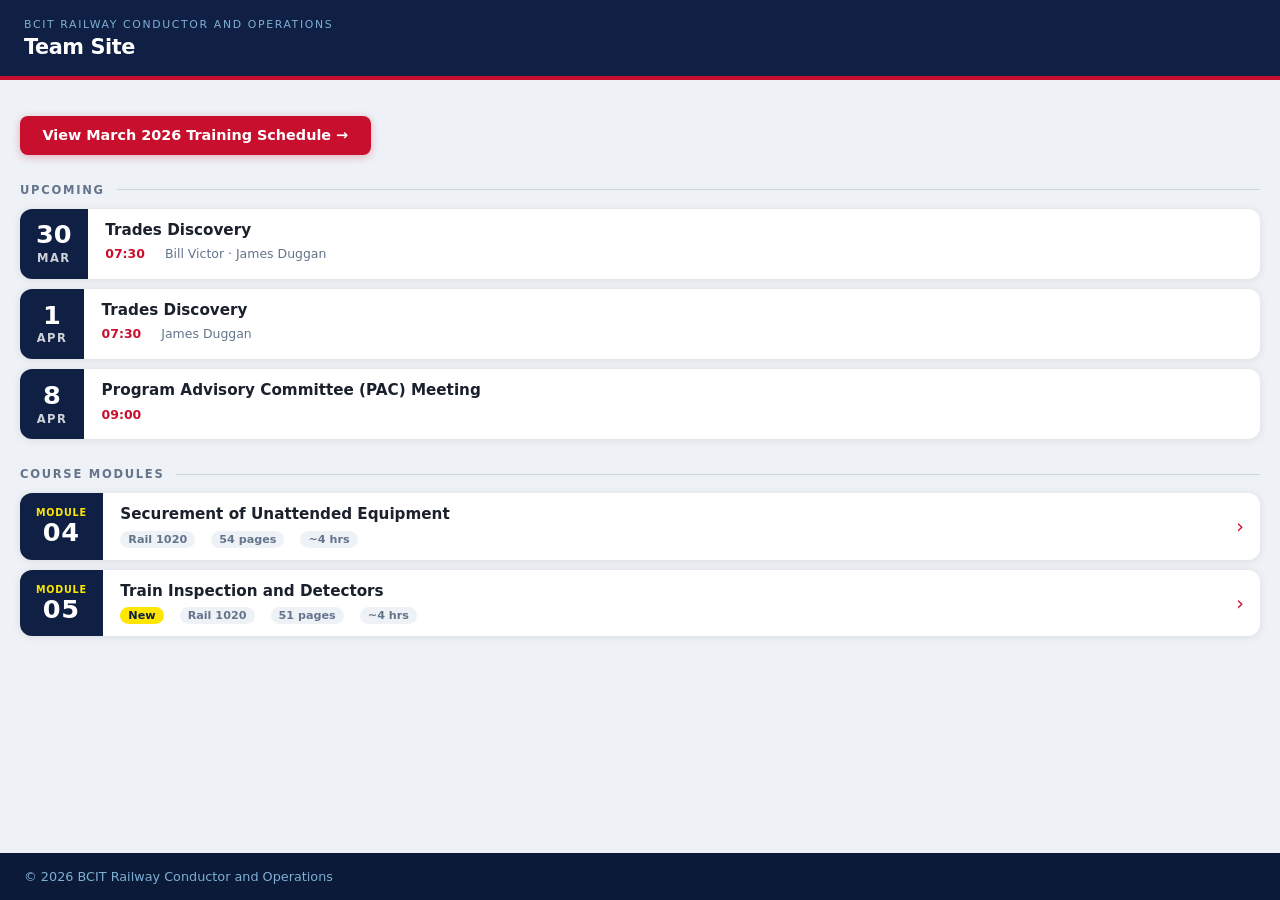
<file: index.html>
<!DOCTYPE html>
<html lang="en">
<head>
  <meta charset="UTF-8" />
  <meta name="viewport" content="width=device-width, initial-scale=1.0" />
  <title>BCIT Railway Conductor and Operations</title>
  <link rel="stylesheet" href="styles.css" />
  <style>
    .page-eyebrow {
      font-size: 0.68rem;
      letter-spacing: 0.15em;
      text-transform: uppercase;
      color: #7fafd4;
      margin-bottom: 0.25rem;
    }
    header {
      background: #0f2044;
      border-bottom: 4px solid #c8102e;
      padding: 1.1rem 1.5rem;
    }
    header h1 { color: #fff; font-size: 1.3rem; font-weight: 700; letter-spacing: -0.02em; }

    main { background: #eef2f7; padding: 1.25rem; }

    /* Schedule link */
    .schedule-link {
      display: inline-flex;
      align-items: center;
      gap: 0.5rem;
      padding: 0.7rem 1.4rem;
      background: #c8102e;
      color: #fff;
      text-decoration: none;
      border-radius: 8px;
      font-weight: 700;
      font-size: 0.9rem;
      margin-bottom: 1.75rem;
      box-shadow: 0 2px 8px rgba(200,16,46,0.3);
    }
    .schedule-link:hover { background: #a50d26; }

    /* Upcoming */
    .upcoming-heading {
      font-size: 0.72rem;
      font-weight: 800;
      letter-spacing: 0.15em;
      text-transform: uppercase;
      color: #64748b;
      margin-bottom: 0.75rem;
      display: flex;
      align-items: center;
      gap: 0.75rem;
    }
    .upcoming-heading::after {
      content: '';
      flex: 1;
      height: 1px;
      background: #cbd5e1;
    }
    .upcoming-list { display: flex; flex-direction: column; gap: 0.65rem; }
    .upcoming-card {
      background: #fff;
      border-radius: 12px;
      box-shadow: 0 1px 8px rgba(0,0,0,0.09);
      display: flex;
      align-items: stretch;
      overflow: hidden;
    }
    .upcoming-datebox {
      background: #0f2044;
      color: #fff;
      display: flex;
      flex-direction: column;
      align-items: center;
      justify-content: center;
      padding: 0.85rem 1rem;
      min-width: 64px;
      text-align: center;
      flex-shrink: 0;
    }
    .u-day   { font-size: 1.6rem; font-weight: 800; line-height: 1; display: block; }
    .u-month { font-size: 0.72rem; font-weight: 700; letter-spacing: 0.12em; text-transform: uppercase; opacity: 0.8; margin-top: 0.2rem; display: block; }
    .upcoming-body { flex: 1; padding: 0.75rem 1.1rem; }
    .upcoming-event { font-size: 0.95rem; font-weight: 700; color: #1a202c; line-height: 1.3; }
    .upcoming-meta  { display: flex; flex-wrap: wrap; gap: 0.4rem 1.25rem; margin-top: 0.35rem; align-items: center; }
    .upcoming-time  { font-size: 0.78rem; font-weight: 700; color: #c8102e; }
    .upcoming-inst  { font-size: 0.78rem; color: #64748b; }

    footer { background: #0a1a38; color: #7fafd4; font-size: 0.8rem; padding: 1rem 1.5rem; border-top: none; }

    /* Modules */
    .modules-heading {
      font-size: 0.72rem;
      font-weight: 800;
      letter-spacing: 0.15em;
      text-transform: uppercase;
      color: #64748b;
      margin: 1.75rem 0 0.75rem;
      display: flex;
      align-items: center;
      gap: 0.75rem;
    }
    .modules-heading::after { content: ''; flex: 1; height: 1px; background: #cbd5e1; }
    .module-card {
      background: #fff;
      border-radius: 12px;
      box-shadow: 0 1px 8px rgba(0,0,0,0.09);
      display: flex;
      align-items: stretch;
      overflow: hidden;
      text-decoration: none;
      color: inherit;
      transition: box-shadow 0.15s, transform 0.15s;
      margin-bottom: 0.65rem;
    }
    .module-card:hover { box-shadow: 0 4px 18px rgba(0,0,0,0.15); transform: translateY(-1px); }
    .module-numbox {
      background: #0f2044;
      color: #FFE600;
      display: flex;
      flex-direction: column;
      align-items: center;
      justify-content: center;
      padding: 0.85rem 1rem;
      min-width: 64px;
      text-align: center;
      flex-shrink: 0;
      font-size: 0.6rem;
      font-weight: 700;
      letter-spacing: 0.08em;
      text-transform: uppercase;
      gap: 2px;
    }
    .module-numbox span { font-size: 1.6rem; font-weight: 800; line-height: 1; color: #fff; display: block; }
    .module-body { flex: 1; padding: 0.75rem 1.1rem; }
    .module-title { font-size: 0.95rem; font-weight: 700; color: #1a202c; line-height: 1.3; }
    .module-meta  { display: flex; flex-wrap: wrap; gap: 0.4rem 1rem; margin-top: 0.35rem; align-items: center; }
    .module-tag   { font-size: 0.7rem; font-weight: 700; background: #eef2f7; color: #64748b; padding: 2px 8px; border-radius: 20px; }
    .module-tag.new { background: #FFE600; color: #0f2044; }
    .module-arrow { padding: 0 1rem; display: flex; align-items: center; color: #c8102e; font-size: 1.2rem; flex-shrink: 0; }
  </style>
</head>
<body>
  <header>
    <p class="page-eyebrow">BCIT Railway Conductor and Operations</p>
    <h1>Team Site</h1>
  </header>

  <main>
    <a href="schedule.html" class="schedule-link">View March 2026 Training Schedule →</a>

    <div class="upcoming-heading">Upcoming</div>
    <div class="upcoming-list">
      <div class="upcoming-card">
        <div class="upcoming-datebox"><span class="u-day">30</span><span class="u-month">Mar</span></div>
        <div class="upcoming-body">
          <div class="upcoming-event">Trades Discovery</div>
          <div class="upcoming-meta">
            <span class="upcoming-time">07:30</span>
            <span class="upcoming-inst">Bill Victor · James Duggan</span>
          </div>
        </div>
      </div>
      <div class="upcoming-card">
        <div class="upcoming-datebox"><span class="u-day">1</span><span class="u-month">Apr</span></div>
        <div class="upcoming-body">
          <div class="upcoming-event">Trades Discovery</div>
          <div class="upcoming-meta">
            <span class="upcoming-time">07:30</span>
            <span class="upcoming-inst">James Duggan</span>
          </div>
        </div>
      </div>
      <div class="upcoming-card">
        <div class="upcoming-datebox"><span class="u-day">8</span><span class="u-month">Apr</span></div>
        <div class="upcoming-body">
          <div class="upcoming-event">Program Advisory Committee (PAC) Meeting</div>
          <div class="upcoming-meta">
            <span class="upcoming-time">09:00</span>
          </div>
        </div>
      </div>
    </div>

    <div class="modules-heading">Course Modules</div>
    <a href="modules/module4/index.html" class="module-card">
      <div class="module-numbox">Module<span>04</span></div>
      <div class="module-body">
        <div class="module-title">Securement of Unattended Equipment</div>
        <div class="module-meta">
          <span class="module-tag">Rail 1020</span>
          <span class="module-tag">54 pages</span>
          <span class="module-tag">~4 hrs</span>
        </div>
      </div>
      <div class="module-arrow">&#8250;</div>
    </a>
    <a href="modules/module5/index.html" class="module-card">
      <div class="module-numbox">Module<span>05</span></div>
      <div class="module-body">
        <div class="module-title">Train Inspection and Detectors</div>
        <div class="module-meta">
          <span class="module-tag new">New</span>
          <span class="module-tag">Rail 1020</span>
          <span class="module-tag">51 pages</span>
          <span class="module-tag">~4 hrs</span>
        </div>
      </div>
      <div class="module-arrow">&#8250;</div>
    </a>
  </main>

  <footer>
    <p>&copy; 2026 BCIT Railway Conductor and Operations</p>
  </footer>
</body>
</html>
</file>
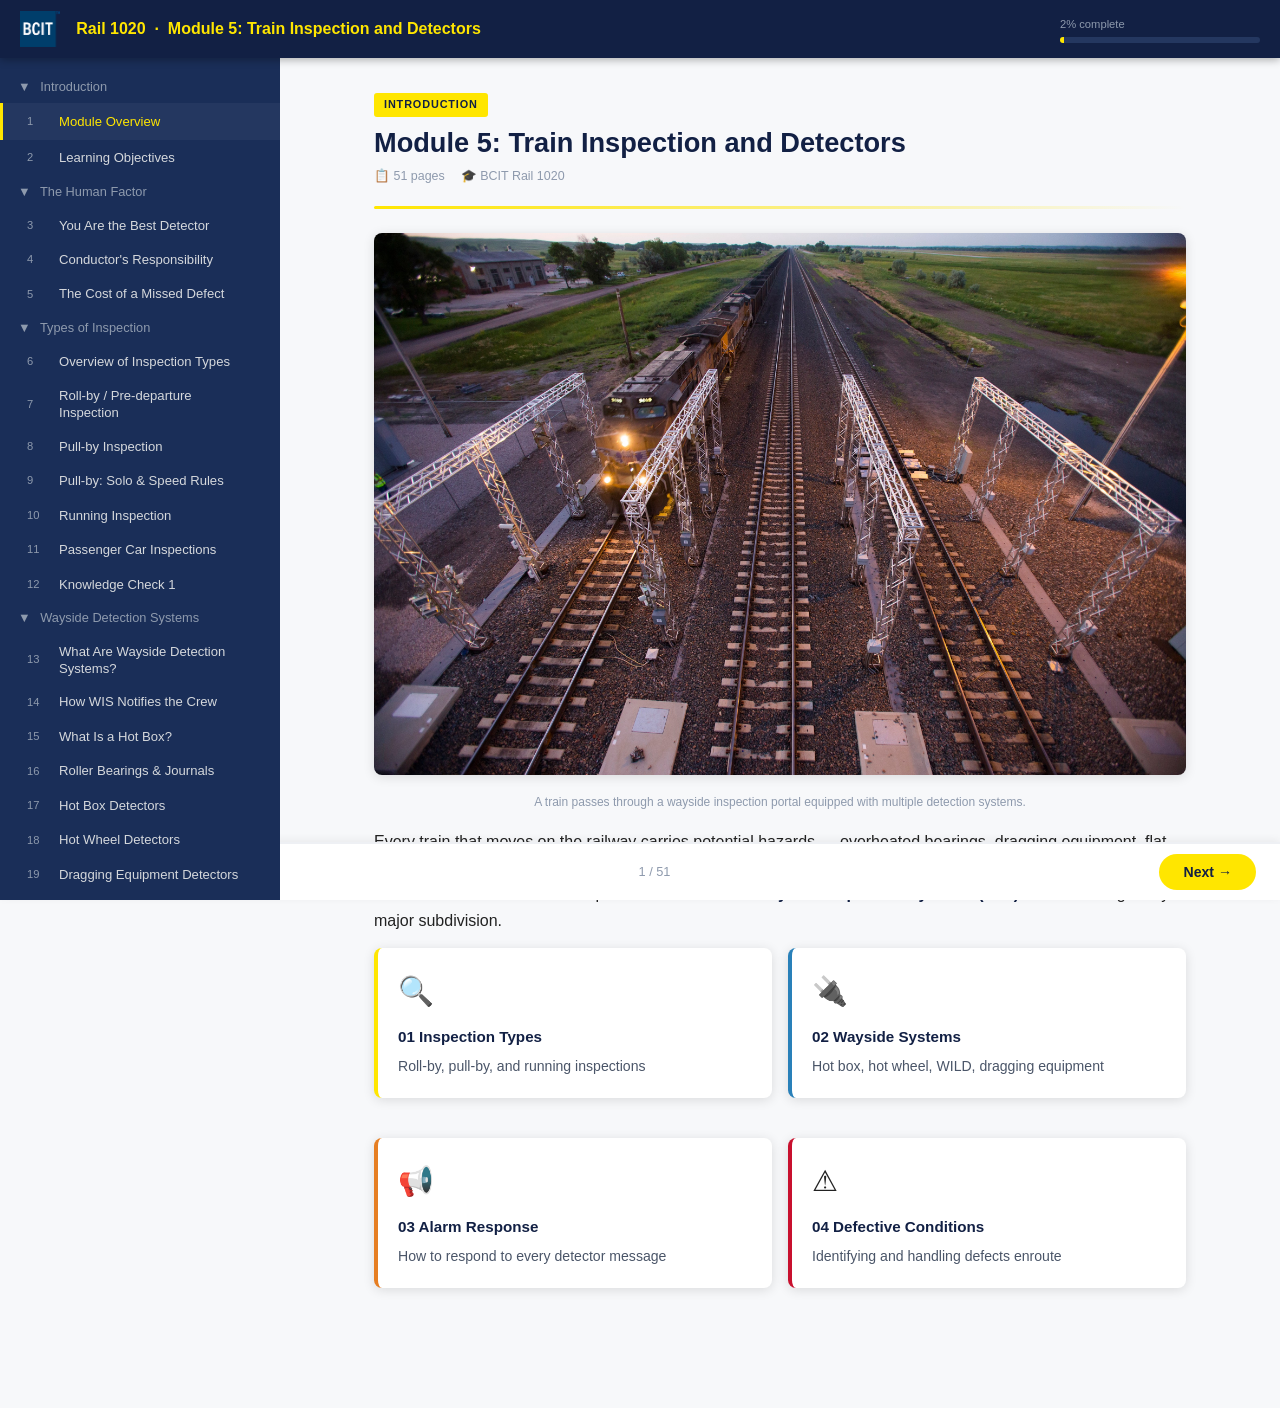
<file: modules/module5/index.html>
<!DOCTYPE html>
<html lang="en">
<head>
<meta charset="UTF-8">
<meta name="viewport" content="width=device-width, initial-scale=1.0">
<title>Module 5: Train Inspection and Detectors | BCIT Rail 1020</title>
<style>
:root{
  --navy:#122044; --navy-mid:#1a2e58; --navy-lt:#243760;
  --yellow:#FFE600; --yellow-dk:#c9b700;
  --white:#fff; --off-white:#f7f8fa;
  --gray-1:#eef0f4; --gray-2:#d5d8dc; --gray-3:#8e9aad; --gray-4:#4a5568;
  --red:#c8102e; --green:#1e8b4c; --orange:#e67e22; --blue:#2980b9;
  --sidebar:280px; --hdr:58px;
  --radius:8px; --shadow:0 2px 12px rgba(0,0,0,.12);
}
*{box-sizing:border-box;margin:0;padding:0}
html,body{height:100%;font-family:-apple-system,BlinkMacSystemFont,'Segoe UI',Roboto,sans-serif;
  background:var(--off-white);color:#222;font-size:16px;line-height:1.65}
.hdr{position:fixed;top:0;left:0;right:0;height:var(--hdr);
  background:var(--navy);display:flex;align-items:center;padding:0 20px;
  z-index:200;box-shadow:0 2px 8px rgba(0,0,0,.3)}
.hdr-logo{height:36px;margin-right:16px}
.hdr-title{color:var(--yellow);font-weight:700;font-size:1rem;flex:1}
.hdr-prog-wrap{width:200px;margin-left:16px}
.hdr-prog-label{color:var(--gray-3);font-size:.7rem;margin-bottom:3px}
.hdr-prog-bar{height:6px;background:var(--navy-lt);border-radius:3px;overflow:hidden}
.hdr-prog-fill{height:100%;background:var(--yellow);transition:width .4s ease}
.hdr-menu-btn{display:none;background:none;border:none;color:var(--white);
  font-size:1.4rem;cursor:pointer;margin-left:12px;padding:4px 8px}
.sidebar{position:fixed;top:var(--hdr);left:0;bottom:0;width:var(--sidebar);
  background:var(--navy-mid);overflow-y:auto;z-index:100;transition:transform .3s ease}
.sidebar-inner{padding:12px 0 40px}
.nav-section-hdr{padding:14px 18px 4px;font-size:.65rem;font-weight:700;
  letter-spacing:.1em;color:var(--gray-3);text-transform:uppercase}
.nav-item{display:flex;align-items:center;padding:8px 18px 8px 24px;
  cursor:pointer;transition:background .15s;gap:8px;border-left:3px solid transparent}
.nav-item:hover{background:var(--navy-lt)}
.nav-item.active{background:var(--navy-lt);border-left-color:var(--yellow);color:var(--yellow)}
.nav-item.done .nav-check{color:var(--green)}
.nav-item-num{font-size:.7rem;color:var(--gray-3);min-width:24px}
.nav-item-title{font-size:.82rem;color:var(--gray-2);flex:1;line-height:1.3}
.nav-item.active .nav-item-title{color:var(--yellow)}
.nav-check{font-size:.8rem;color:transparent}
.nav-toggle{cursor:pointer;padding:6px 18px;font-size:.8rem;color:var(--gray-3);
  display:flex;align-items:center;gap:6px;user-select:none}
.nav-section-group{overflow:hidden;transition:max-height .3s ease;max-height:1000px}
.nav-section-group.collapsed{max-height:0}
.main{margin-left:var(--sidebar);margin-top:var(--hdr);min-height:calc(100vh - var(--hdr));
  display:flex;flex-direction:column}
.content-wrap{flex:1;max-width:860px;width:100%;margin:0 auto;padding:32px 24px 80px}
.page{display:none;animation:fadeIn .3s ease}
.page.active{display:block}
@keyframes fadeIn{from{opacity:0;transform:translateY(8px)}to{opacity:1;transform:translateY(0)}}
.page-section-badge{display:inline-block;background:var(--yellow);color:var(--navy);
  font-size:.68rem;font-weight:700;letter-spacing:.08em;text-transform:uppercase;
  padding:3px 10px;border-radius:3px;margin-bottom:10px}
.page-title{font-size:1.7rem;font-weight:700;color:var(--navy);margin-bottom:6px;line-height:1.2}
.page-meta{font-size:.78rem;color:var(--gray-3);margin-bottom:20px;display:flex;gap:16px}
.page-divider{height:3px;background:linear-gradient(90deg,var(--yellow),transparent);
  border-radius:2px;margin-bottom:24px}
p{margin-bottom:14px}
h3{font-size:1.1rem;color:var(--navy);margin:20px 0 8px;font-weight:700}
h4{font-size:.95rem;color:var(--navy-mid);margin:16px 0 6px;font-weight:600}
ul,ol{margin:0 0 14px 20px}
li{margin-bottom:6px}
strong{color:var(--navy)}
.card{background:var(--white);border-radius:var(--radius);padding:20px;
  box-shadow:var(--shadow);margin-bottom:20px}
.card-row{display:grid;grid-template-columns:1fr 1fr;gap:16px;margin-bottom:20px}
.card-row.three{grid-template-columns:1fr 1fr 1fr}
.card.accent-yellow{border-left:4px solid var(--yellow)}
.card.accent-red{border-left:4px solid var(--red)}
.card.accent-green{border-left:4px solid var(--green)}
.card.accent-orange{border-left:4px solid var(--orange)}
.card.accent-blue{border-left:4px solid var(--blue)}
.card-icon{font-size:1.8rem;margin-bottom:8px}
.card-title{font-weight:700;color:var(--navy);margin-bottom:6px;font-size:.95rem}
.card p{font-size:.88rem;color:var(--gray-4);margin-bottom:0}
.callout{border-radius:var(--radius);padding:16px 18px;margin-bottom:18px;display:flex;gap:14px;align-items:flex-start}
.callout-icon{font-size:1.5rem;flex-shrink:0;margin-top:1px}
.callout.info{background:#e8f4fd;border-left:4px solid var(--blue)}
.callout.warning{background:#fef9e7;border-left:4px solid var(--orange)}
.callout.danger{background:#fde8eb;border-left:4px solid var(--red)}
.callout.success{background:#e9f7ef;border-left:4px solid var(--green)}
.callout.rule{background:var(--navy);color:var(--white);border-left:4px solid var(--yellow)}
.callout.rule strong{color:var(--yellow)}
.callout p{margin-bottom:0;font-size:.9rem}
.definition{background:var(--navy);color:var(--white);border-radius:var(--radius);
  padding:20px 24px;margin-bottom:20px}
.definition-label{font-size:.68rem;font-weight:700;letter-spacing:.1em;
  text-transform:uppercase;color:var(--yellow);margin-bottom:6px}
.definition p{font-size:1.05rem;line-height:1.6;margin-bottom:0}
.step-list{counter-reset:steps;list-style:none;margin:0 0 18px 0}
.step-list li{counter-increment:steps;display:flex;gap:14px;margin-bottom:16px;align-items:flex-start}
.step-list li::before{content:counter(steps);background:var(--yellow);color:var(--navy);
  font-weight:700;font-size:.9rem;min-width:30px;height:30px;border-radius:50%;
  display:flex;align-items:center;justify-content:center;flex-shrink:0;margin-top:2px}
.step-list li p{margin:0;font-size:.9rem}
.step-list li strong{display:block;font-size:.95rem;color:var(--navy);margin-bottom:2px}
.key-rule{background:linear-gradient(135deg,var(--navy) 0%,var(--navy-mid) 100%);
  color:var(--white);border-radius:var(--radius);padding:20px 24px;margin-bottom:20px;
  border:1px solid var(--yellow)}
.key-rule-label{font-size:.65rem;font-weight:700;letter-spacing:.1em;
  text-transform:uppercase;color:var(--yellow);margin-bottom:8px}
.key-rule p{font-size:1rem;line-height:1.6;margin-bottom:0}
.stat-row{display:flex;gap:16px;margin-bottom:20px;flex-wrap:wrap}
.stat-box{flex:1;min-width:140px;background:var(--navy);color:var(--white);
  border-radius:var(--radius);padding:16px;text-align:center}
.stat-number{font-size:2.4rem;font-weight:700;color:var(--yellow);line-height:1}
.stat-label{font-size:.75rem;color:var(--gray-3);margin-top:4px}
.content-img{width:100%;border-radius:var(--radius);margin-bottom:16px;box-shadow:var(--shadow)}
.img-caption{font-size:.75rem;color:var(--gray-3);text-align:center;
  margin-top:-10px;margin-bottom:16px}
.img-wrap{text-align:center;margin-bottom:16px}
.img-wrap img{max-width:100%;border-radius:var(--radius);box-shadow:var(--shadow)}
.two-col{display:grid;grid-template-columns:1fr 1fr;gap:20px;margin-bottom:20px}
.two-col.img-text{grid-template-columns:1fr 1.5fr}
.two-col.text-img{grid-template-columns:1.5fr 1fr}
.data-table{width:100%;border-collapse:collapse;margin-bottom:20px;font-size:.85rem}
.data-table th{background:var(--navy);color:var(--yellow);padding:8px 12px;text-align:left;font-size:.8rem}
.data-table td{padding:7px 12px;border-bottom:1px solid var(--gray-1)}
.data-table tr:nth-child(even) td{background:var(--gray-1)}
.data-table tr.highlight td{background:#fff8d6;font-weight:700}
.video-embed{position:relative;padding-bottom:56.25%;height:0;overflow:hidden;
  border-radius:var(--radius);margin-bottom:16px;box-shadow:var(--shadow)}
.video-embed iframe{position:absolute;top:0;left:0;width:100%;height:100%;border:0}
.video-local{width:100%;border-radius:var(--radius);margin-bottom:16px;box-shadow:var(--shadow)}
.video-placeholder{background:var(--navy);border-radius:var(--radius);padding:32px;
  text-align:center;margin-bottom:16px;cursor:pointer;transition:background .2s}
.video-placeholder:hover{background:var(--navy-lt)}
.video-play-icon{font-size:3rem;color:var(--yellow);margin-bottom:12px}
.video-title{color:var(--white);font-weight:700;margin-bottom:6px}
.video-desc{color:var(--gray-3);font-size:.85rem}
.video-link{display:inline-block;margin-top:12px;background:var(--yellow);
  color:var(--navy);font-weight:700;padding:8px 20px;border-radius:20px;
  text-decoration:none;font-size:.85rem}
.video-link:hover{background:var(--yellow-dk)}
.quiz-box{background:var(--white);border-radius:var(--radius);
  box-shadow:var(--shadow);overflow:hidden;margin-bottom:24px}
.quiz-header{background:var(--navy);color:var(--white);padding:14px 20px;
  font-weight:700;font-size:.9rem;display:flex;align-items:center;gap:8px}
.quiz-header-icon{color:var(--yellow)}
.quiz-body{padding:20px}
.quiz-question{font-weight:600;font-size:.95rem;color:var(--navy);margin-bottom:14px}
.quiz-option{display:flex;align-items:flex-start;gap:10px;padding:10px 14px;
  border-radius:6px;cursor:pointer;margin-bottom:8px;border:2px solid var(--gray-2);
  transition:all .15s}
.quiz-option:hover{border-color:var(--navy-mid);background:var(--gray-1)}
.quiz-option input{margin-top:3px;flex-shrink:0;cursor:pointer}
.quiz-option.correct{background:#e9f7ef;border-color:var(--green)}
.quiz-option.wrong{background:#fde8eb;border-color:var(--red)}
.quiz-option.show-correct{background:#e9f7ef;border-color:var(--green)}
.quiz-feedback{padding:12px 14px;border-radius:6px;font-size:.88rem;
  margin-top:10px;display:none}
.quiz-feedback.correct{background:#e9f7ef;color:#155724}
.quiz-feedback.wrong{background:#fde8eb;color:#721c24}
.quiz-btn{background:var(--navy);color:var(--white);border:none;
  padding:9px 22px;border-radius:20px;cursor:pointer;font-size:.85rem;
  font-weight:700;margin-top:12px;transition:background .15s}
.quiz-btn:hover{background:var(--navy-lt)}
.quiz-btn:disabled{opacity:.5;cursor:not-allowed}
.takeaway{background:linear-gradient(135deg,#fff8d6,#fffbe8);
  border:2px solid var(--yellow-dk);border-radius:var(--radius);
  padding:16px 18px;margin-bottom:20px;display:flex;gap:12px}
.takeaway-icon{font-size:1.4rem;flex-shrink:0}
.takeaway p{margin:0;font-size:.88rem;color:var(--navy)}
.takeaway strong{display:block;margin-bottom:3px;font-size:.9rem}
.page-nav{display:flex;justify-content:space-between;align-items:center;
  margin-top:32px;padding-top:20px;border-top:2px solid var(--gray-1)}
.page-nav-btn{background:var(--navy);color:var(--white);border:none;
  padding:10px 24px;border-radius:24px;cursor:pointer;font-size:.88rem;
  font-weight:700;transition:background .15s;display:flex;align-items:center;gap:6px}
.page-nav-btn:hover{background:var(--navy-lt)}
.page-nav-btn.next{background:var(--yellow);color:var(--navy)}
.page-nav-btn.next:hover{background:var(--yellow-dk)}
.page-nav-btn:disabled{opacity:.4;cursor:not-allowed}
.page-nav-center{font-size:.8rem;color:var(--gray-3);text-align:center}
.hero{background:linear-gradient(135deg,var(--navy) 0%,#0a1628 100%);
  color:var(--white);border-radius:var(--radius);padding:40px 32px;
  text-align:center;margin-bottom:24px}
.hero-icon{font-size:4rem;margin-bottom:12px}
.hero-text{font-size:1.5rem;font-weight:700;margin-top:8px;color:var(--yellow)}
.hero-sub{font-size:.95rem;color:var(--gray-3);margin-top:12px}
.scenario{background:var(--navy);color:var(--white);border-radius:var(--radius);
  padding:22px;margin-bottom:20px;border:2px solid var(--orange)}
.scenario-label{font-size:.68rem;font-weight:700;letter-spacing:.1em;
  text-transform:uppercase;color:var(--orange);margin-bottom:10px}
.scenario p{font-size:.92rem;line-height:1.65;margin-bottom:0}
.golden-rule{display:flex;gap:14px;align-items:flex-start;padding:14px 16px;
  border-radius:var(--radius);margin-bottom:10px;background:var(--white);
  border:1px solid var(--gray-2);box-shadow:0 1px 4px rgba(0,0,0,.06)}
.golden-rule-num{background:var(--yellow);color:var(--navy);font-weight:700;
  font-size:1rem;width:32px;height:32px;border-radius:50%;display:flex;
  align-items:center;justify-content:center;flex-shrink:0;margin-top:2px}
.golden-rule p{margin:0;font-size:.9rem;color:var(--navy)}
.golden-rule strong{display:block;margin-bottom:2px}
.alarm-card{border-radius:var(--radius);padding:16px 20px;margin-bottom:12px;
  border-left:5px solid;background:var(--white);box-shadow:0 1px 6px rgba(0,0,0,.08)}
.alarm-card.hotbox{border-left-color:var(--red)}
.alarm-card.hotwheel{border-left-color:var(--orange)}
.alarm-card.drag{border-left-color:var(--blue)}
.alarm-card.noalarm{border-left-color:var(--green)}
.alarm-label{font-size:.68rem;font-weight:700;letter-spacing:.08em;text-transform:uppercase;margin-bottom:4px}
.alarm-card.hotbox .alarm-label{color:var(--red)}
.alarm-card.hotwheel .alarm-label{color:var(--orange)}
.alarm-card.drag .alarm-label{color:var(--blue)}
.alarm-card.noalarm .alarm-label{color:var(--green)}
.alarm-card p{margin:0;font-size:.88rem;color:var(--gray-4)}
.msg-box{background:#f0f0f0;border-radius:6px;padding:14px 16px;margin-bottom:12px;
  font-family:monospace;font-size:.88rem;border-left:4px solid var(--navy)}
.fixed-nav{left:0!important}
@media(max-width:768px){
  .sidebar{transform:translateX(-100%)}
  .sidebar.open{transform:translateX(0)}
  .main{margin-left:0}
  .hdr-menu-btn{display:block}
  .card-row,.card-row.three,.two-col{grid-template-columns:1fr}
  .content-wrap{padding:20px 16px 60px}
  .hdr-prog-wrap{display:none}
  .stat-row{flex-direction:column}
}
</style>
</head>
<body>

<!-- HEADER -->
<header class="hdr">
  <button class="hdr-menu-btn" id="menu-btn" aria-label="Menu">&#9776;</button>
  <img src="media/image2.png" alt="BCIT" class="hdr-logo">
  <div class="hdr-title">Rail 1020 &nbsp;&#183;&nbsp; Module 5: Train Inspection and Detectors</div>
  <div class="hdr-prog-wrap">
    <div class="hdr-prog-label" id="prog-label">0% complete</div>
    <div class="hdr-prog-bar"><div class="hdr-prog-fill" id="prog-fill" style="width:0%"></div></div>
  </div>
</header>

<!-- SIDEBAR -->
<nav class="sidebar" id="sidebar">
  <div class="sidebar-inner">

<div class="nav-toggle"><span class="toggle-arrow">&#9660;</span>&nbsp;Introduction</div>
<div class="nav-section-group">
<div class="nav-item" data-idx="0"><span class="nav-item-num">1</span><span class="nav-item-title">Module Overview</span><span class="nav-check"></span></div>
<div class="nav-item" data-idx="1"><span class="nav-item-num">2</span><span class="nav-item-title">Learning Objectives</span><span class="nav-check"></span></div>
</div>

<div class="nav-toggle"><span class="toggle-arrow">&#9660;</span>&nbsp;The Human Factor</div>
<div class="nav-section-group">
<div class="nav-item" data-idx="2"><span class="nav-item-num">3</span><span class="nav-item-title">You Are the Best Detector</span><span class="nav-check"></span></div>
<div class="nav-item" data-idx="3"><span class="nav-item-num">4</span><span class="nav-item-title">Conductor's Responsibility</span><span class="nav-check"></span></div>
<div class="nav-item" data-idx="4"><span class="nav-item-num">5</span><span class="nav-item-title">The Cost of a Missed Defect</span><span class="nav-check"></span></div>
</div>

<div class="nav-toggle"><span class="toggle-arrow">&#9660;</span>&nbsp;Types of Inspection</div>
<div class="nav-section-group">
<div class="nav-item" data-idx="5"><span class="nav-item-num">6</span><span class="nav-item-title">Overview of Inspection Types</span><span class="nav-check"></span></div>
<div class="nav-item" data-idx="6"><span class="nav-item-num">7</span><span class="nav-item-title">Roll-by / Pre-departure Inspection</span><span class="nav-check"></span></div>
<div class="nav-item" data-idx="7"><span class="nav-item-num">8</span><span class="nav-item-title">Pull-by Inspection</span><span class="nav-check"></span></div>
<div class="nav-item" data-idx="8"><span class="nav-item-num">9</span><span class="nav-item-title">Pull-by: Solo &amp; Speed Rules</span><span class="nav-check"></span></div>
<div class="nav-item" data-idx="9"><span class="nav-item-num">10</span><span class="nav-item-title">Running Inspection</span><span class="nav-check"></span></div>
<div class="nav-item" data-idx="10"><span class="nav-item-num">11</span><span class="nav-item-title">Passenger Car Inspections</span><span class="nav-check"></span></div>
<div class="nav-item" data-idx="11"><span class="nav-item-num">12</span><span class="nav-item-title">Knowledge Check 1</span><span class="nav-check"></span></div>
</div>

<div class="nav-toggle"><span class="toggle-arrow">&#9660;</span>&nbsp;Wayside Detection Systems</div>
<div class="nav-section-group">
<div class="nav-item" data-idx="12"><span class="nav-item-num">13</span><span class="nav-item-title">What Are Wayside Detection Systems?</span><span class="nav-check"></span></div>
<div class="nav-item" data-idx="13"><span class="nav-item-num">14</span><span class="nav-item-title">How WIS Notifies the Crew</span><span class="nav-check"></span></div>
<div class="nav-item" data-idx="14"><span class="nav-item-num">15</span><span class="nav-item-title">What Is a Hot Box?</span><span class="nav-check"></span></div>
<div class="nav-item" data-idx="15"><span class="nav-item-num">16</span><span class="nav-item-title">Roller Bearings &amp; Journals</span><span class="nav-check"></span></div>
<div class="nav-item" data-idx="16"><span class="nav-item-num">17</span><span class="nav-item-title">Hot Box Detectors</span><span class="nav-check"></span></div>
<div class="nav-item" data-idx="17"><span class="nav-item-num">18</span><span class="nav-item-title">Hot Wheel Detectors</span><span class="nav-check"></span></div>
<div class="nav-item" data-idx="18"><span class="nav-item-num">19</span><span class="nav-item-title">Dragging Equipment Detectors</span><span class="nav-check"></span></div>
<div class="nav-item" data-idx="19"><span class="nav-item-num">20</span><span class="nav-item-title">Wheel Impact Load Detectors</span><span class="nav-check"></span></div>
<div class="nav-item" data-idx="20"><span class="nav-item-num">21</span><span class="nav-item-title">Derailment &amp; Truck Detectors</span><span class="nav-check"></span></div>
<div class="nav-item" data-idx="21"><span class="nav-item-num">22</span><span class="nav-item-title">Advanced Technologies</span><span class="nav-check"></span></div>
<div class="nav-item" data-idx="22"><span class="nav-item-num">23</span><span class="nav-item-title">Knowledge Check 2</span><span class="nav-check"></span></div>
</div>

<div class="nav-toggle"><span class="toggle-arrow">&#9660;</span>&nbsp;Alarm Response</div>
<div class="nav-section-group">
<div class="nav-item" data-idx="23"><span class="nav-item-num">24</span><span class="nav-item-title">Monitoring Radio Channels</span><span class="nav-check"></span></div>
<div class="nav-item" data-idx="24"><span class="nav-item-num">25</span><span class="nav-item-title">"No Alarm" Message</span><span class="nav-check"></span></div>
<div class="nav-item" data-idx="25"><span class="nav-item-num">26</span><span class="nav-item-title">Hot Wheel Alarm — Response</span><span class="nav-check"></span></div>
<div class="nav-item" data-idx="26"><span class="nav-item-num">27</span><span class="nav-item-title">Hot Box Alarm — Response</span><span class="nav-check"></span></div>
<div class="nav-item" data-idx="27"><span class="nav-item-num">28</span><span class="nav-item-title">The Markal Heat Stik</span><span class="nav-check"></span></div>
<div class="nav-item" data-idx="28"><span class="nav-item-num">29</span><span class="nav-item-title">Applying the Heat Stik</span><span class="nav-check"></span></div>
<div class="nav-item" data-idx="29"><span class="nav-item-num">30</span><span class="nav-item-title">Multiple Alarms</span><span class="nav-check"></span></div>
<div class="nav-item" data-idx="30"><span class="nav-item-num">31</span><span class="nav-item-title">Dragging Equipment Response</span><span class="nav-check"></span></div>
<div class="nav-item" data-idx="31"><span class="nav-item-num">32</span><span class="nav-item-title">WIS Malfunctions</span><span class="nav-check"></span></div>
<div class="nav-item" data-idx="32"><span class="nav-item-num">34</span><span class="nav-item-title">Knowledge Check 3</span><span class="nav-check"></span></div>
</div>

<div class="nav-toggle"><span class="toggle-arrow">&#9660;</span>&nbsp;Defective Conditions</div>
<div class="nav-section-group">
<div class="nav-item" data-idx="32"><span class="nav-item-num">35</span><span class="nav-item-title">Hazardous Conditions — Action</span><span class="nav-check"></span></div>
<div class="nav-item" data-idx="33"><span class="nav-item-num">36</span><span class="nav-item-title">Body &amp; Frame Defects</span><span class="nav-check"></span></div>
<div class="nav-item" data-idx="34"><span class="nav-item-num">37</span><span class="nav-item-title">Brake Rigging Defects</span><span class="nav-check"></span></div>
<div class="nav-item" data-idx="35"><span class="nav-item-num">38</span><span class="nav-item-title">Coupling &amp; Knuckle Defects</span><span class="nav-check"></span></div>
<div class="nav-item" data-idx="36"><span class="nav-item-num">39</span><span class="nav-item-title">Wheel &amp; Bearing Defects</span><span class="nav-check"></span></div>
<div class="nav-item" data-idx="37"><span class="nav-item-num">40</span><span class="nav-item-title">Load &amp; Door Defects</span><span class="nav-check"></span></div>
<div class="nav-item" data-idx="38"><span class="nav-item-num">41</span><span class="nav-item-title">Bad Order Cards</span><span class="nav-check"></span></div>
<div class="nav-item" data-idx="39"><span class="nav-item-num">42</span><span class="nav-item-title">Knowledge Check 4</span><span class="nav-check"></span></div>
</div>

<div class="nav-toggle"><span class="toggle-arrow">&#9660;</span>&nbsp;Exceptional Conditions</div>
<div class="nav-section-group">
<div class="nav-item" data-idx="40"><span class="nav-item-num">43</span><span class="nav-item-title">Emergency Brake Applications</span><span class="nav-check"></span></div>
<div class="nav-item" data-idx="41"><span class="nav-item-num">44</span><span class="nav-item-title">CROR Rule 102</span><span class="nav-check"></span></div>
<div class="nav-item" data-idx="42"><span class="nav-item-num">45</span><span class="nav-item-title">Unusual Slack Action</span><span class="nav-check"></span></div>
<div class="nav-item" data-idx="43"><span class="nav-item-num">46</span><span class="nav-item-title">Knowledge Check 5</span><span class="nav-check"></span></div>
</div>

<div class="nav-toggle"><span class="toggle-arrow">&#9660;</span>&nbsp;Reporting &amp; Documentation</div>
<div class="nav-section-group">
<div class="nav-item" data-idx="44"><span class="nav-item-num">47</span><span class="nav-item-title">Reporting to the RTC</span><span class="nav-check"></span></div>
<div class="nav-item" data-idx="45"><span class="nav-item-num">48</span><span class="nav-item-title">Additional Information Required</span><span class="nav-check"></span></div>
<div class="nav-item" data-idx="46"><span class="nav-item-num">49</span><span class="nav-item-title">Where Detectors Are Located</span><span class="nav-check"></span></div>
</div>

<div class="nav-toggle"><span class="toggle-arrow">&#9660;</span>&nbsp;Wrap-Up</div>
<div class="nav-section-group">
<div class="nav-item" data-idx="47"><span class="nav-item-num">50</span><span class="nav-item-title">Module Summary</span><span class="nav-check"></span></div>
<div class="nav-item" data-idx="48"><span class="nav-item-num">51</span><span class="nav-item-title">Pre-Exam Instructions</span><span class="nav-check"></span></div>
<div class="nav-item" data-idx="49"><span class="nav-item-num">52</span><span class="nav-item-title">References</span><span class="nav-check"></span></div>
</div>

  </div>
</nav>

<!-- MAIN -->
<main class="main">
  <div class="content-wrap">

<!-- ═══════════════════════════════════════════ PAGE 0 ═══ -->
<div class="page" id="page-0">
  <div class="page-section-badge">Introduction</div>
  <h1 class="page-title">Module 5: Train Inspection and Detectors</h1>
  <div class="page-meta"><span>&#128203; 51 pages</span><span>&#127891; BCIT Rail 1020</span></div>
  <div class="page-divider"></div>

  <div class="img-wrap" style="margin-bottom:20px">
    <img src="media/image8.jpeg" alt="Wayside detection station" style="max-width:100%;border-radius:8px;box-shadow:0 2px 12px rgba(0,0,0,.12)">
  </div>
  <p class="img-caption">A train passes through a wayside inspection portal equipped with multiple detection systems.</p>

  <p>Every train that moves on the railway carries potential hazards — overheated bearings, dragging equipment, flat wheels, and shifted loads. Detecting these problems before they become emergencies is a shared responsibility between train crews and the sophisticated network of <strong>Wayside Inspection Systems (WIS)</strong> installed along every major subdivision.</p>

  <div class="card-row">
    <div class="card accent-yellow"><div class="card-icon">&#128269;</div><div class="card-title">01 Inspection Types</div><p>Roll-by, pull-by, and running inspections</p></div>
    <div class="card accent-blue"><div class="card-icon">&#128268;</div><div class="card-title">02 Wayside Systems</div><p>Hot box, hot wheel, WILD, dragging equipment</p></div>
  </div>
  <div class="card-row">
    <div class="card accent-orange"><div class="card-icon">&#128226;</div><div class="card-title">03 Alarm Response</div><p>How to respond to every detector message</p></div>
    <div class="card accent-red"><div class="card-icon">&#9888;</div><div class="card-title">04 Defective Conditions</div><p>Identifying and handling defects enroute</p></div>
  </div>
</div>

<!-- ═══════════════════════════════════════════ PAGE 1 ═══ -->
<div class="page" id="page-1">
  <div class="page-section-badge">Introduction</div>
  <h1 class="page-title">Learning Objectives</h1>
  <div class="page-divider"></div>
  <p>By the end of this module, you will be able to:</p>
  <ul class="step-list">
    <li><p><strong>Describe the three types of moving train inspections</strong> — roll-by, pull-by, and running — and when each is performed.</p></li>
    <li><p><strong>Identify every major wayside detection device</strong> — hot box, hot wheel, dragging equipment, WILD, derailment, and TADS — and explain what each detects.</p></li>
    <li><p><strong>Respond correctly to WIS alarm messages</strong>, including hot box, hot wheel, multiple alarms, and "not working" notifications.</p></li>
    <li><p><strong>Apply the Markal Thermomelt Heat Stik</strong> correctly and interpret the results.</p></li>
    <li><p><strong>Identify defective conditions</strong> on equipment — body, brakes, couplings, wheels, and loads — and take appropriate action.</p></li>
    <li><p><strong>Apply CROR Rule 102</strong> when a train stops due to an emergency brake application.</p></li>
    <li><p><strong>Report a set-out</strong> with complete and accurate information to the RTC.</p></li>
  </ul>
  <div class="callout info">
    <div class="callout-icon">&#128218;</div>
    <div><p>Reference documents: CN GOI Section 5, CP GOI Section 5, CROR Rules 102 and 110, and federal <em>Rules Respecting the Inspection of Running Gear</em> (TC pub BI-5916).</p></div>
  </div>
</div>

<!-- ═══════════════════════════════════════════ PAGE 2 ═══ -->
<div class="page" id="page-2">
  <div class="page-section-badge">The Human Factor</div>
  <h1 class="page-title">You Are Still the Best Detector</h1>
  <div class="page-divider"></div>

  <div class="hero">
    <div class="hero-icon">&#129489;&#8205;&#128295;</div>
    <div class="hero-text">"The best detector on the railway is a well-trained crew member."</div>
    <div class="hero-sub">Wayside systems are powerful — but they have blind spots. You do not.</div>
  </div>

  <p>The inspection of moving equipment, by other than mechanical means, requires the use of <strong>human senses</strong> and the application of employee experience, training, good judgment, and equipment knowledge.</p>
  <p>Wayside systems measure specific physical parameters at fixed locations. A crew member performing a running inspection can detect:</p>
  <div class="card-row">
    <div class="card accent-blue"><div class="card-icon">&#128064;</div><div class="card-title">Visual cues</div><p>Leaning cars, dragging equipment, shifted loads, smoke, sparks</p></div>
    <div class="card accent-orange"><div class="card-icon">&#128266;</div><div class="card-title">Auditory cues</div><p>Thumping flat wheels, squealing brakes, unusual metallic sounds</p></div>
  </div>
  <div class="takeaway">
    <div class="takeaway-icon">&#128161;</div>
    <div><p><strong>Key principle:</strong> Never assume the detectors have done your job. Your vigilance between detector sites may be the only thing standing between a minor defect and a major accident.</p></div>
  </div>
</div>

<!-- ═══════════════════════════════════════════ PAGE 3 ═══ -->
<div class="page" id="page-3">
  <div class="page-section-badge">The Human Factor</div>
  <h1 class="page-title">Conductor's Responsibility</h1>
  <div class="page-divider"></div>

  <div class="definition">
    <div class="definition-label">Rule</div>
    <p><strong>Conductors are responsible to inspect the equipment in their trains as often as possible.</strong></p>
  </div>

  <p>This is not optional — it is a fundamental duty of every conductor on every trip. The obligation exists independent of whether wayside detectors are present on the subdivision.</p>

  <h3>Who May Inspect?</h3>
  <p>At locations where <strong>certified car inspectors are on duty</strong>, they perform the minimum equipment inspection. Where they are <strong>not on duty</strong>, members of the train and yard crew must perform inspections.</p>

  <div class="callout warning">
    <div class="callout-icon">&#9888;</div>
    <div><p><strong>Common misconception:</strong> Inspections are NOT skipped when car inspectors are unavailable. The responsibility transfers to the crew.</p></div>
  </div>

  <h3>What Conductors Must Be Able to Do</h3>
  <ul>
    <li>Identify any defects or damage to equipment</li>
    <li>Determine whether a repair can be made en route</li>
    <li>Document and report all defects found</li>
    <li>Take protective action when a hazardous condition is discovered</li>
  </ul>
</div>

<!-- ═══════════════════════════════════════════ PAGE 4 ═══ -->
<div class="page" id="page-4">
  <div class="page-section-badge">The Human Factor</div>
  <h1 class="page-title">The Cost of a Missed Defect</h1>
  <div class="page-divider"></div>

  <div class="two-col">
    <div>
      <img src="media/image17.png" alt="Train fire from overheated bearing" class="content-img">
      <p class="img-caption">A hot box that went undetected eventually caused this fire.</p>
    </div>
    <div>
      <img src="media/image18.jpeg" alt="Derailment scene" class="content-img">
      <p class="img-caption">Dragging equipment that was not caught in time led to derailment.</p>
    </div>
  </div>

  <p>Equipment defects that go undetected escalate rapidly. A sticking brake causes wheel overheating, which leads to thermal cracking. A dragging piece of brake rigging can catch in switch points and derail the train. An overloaded car can spread the rail.</p>

  <div class="stat-row">
    <div class="stat-box"><div class="stat-number">&#128293;</div><div class="stat-label">Hot box → Fire</div></div>
    <div class="stat-box"><div class="stat-number">&#128739;</div><div class="stat-label">Dragging equipment → Derailment</div></div>
    <div class="stat-box"><div class="stat-number">&#9939;</div><div class="stat-label">Flat wheel → Track damage</div></div>
  </div>

  <div class="callout danger">
    <div class="callout-icon">&#128683;</div>
    <div><p>Your knowledge of defects and their possible consequences can <strong>greatly reduce the potential for a serious accident.</strong></p></div>
  </div>
</div>

<!-- ═══════════════════════════════════════════ PAGE 5 ═══ -->
<div class="page" id="page-5">
  <div class="page-section-badge">Types of Inspection</div>
  <h1 class="page-title">Overview of Inspection Types</h1>
  <div class="page-divider"></div>

  <p>There are <strong>three types of moving equipment inspections</strong>. Each is performed under different circumstances and serves a different purpose.</p>

  <div class="card-row three">
    <div class="card accent-yellow">
      <div class="card-icon">&#128683;</div>
      <div class="card-title">Roll-by / Pre-departure</div>
      <p>Performed where cars are placed on a train. Also called a pre-departure inspection.</p>
    </div>
    <div class="card accent-blue">
      <div class="card-icon">&#128664;</div>
      <div class="card-title">Pull-by</div>
      <p>Performed in the application of CROR Rule 110, at crew changes, and when passing another train.</p>
    </div>
    <div class="card accent-orange">
      <div class="card-icon">&#128065;</div>
      <div class="card-title">Running</div>
      <p>Performed while the train is in motion. Crew looks back at the train from curves.</p>
    </div>
  </div>

  <div class="callout info">
    <div class="callout-icon">&#128161;</div>
    <div><p>Each type has specific rules about positioning, speed, and what to look for. The next several pages cover each in detail.</p></div>
  </div>

  <div class="takeaway">
    <div class="takeaway-icon">&#128203;</div>
    <div><p><strong>Remember:</strong> WIS detectors supplement — they do not replace — crew inspections. You are required to perform all applicable inspection types regardless of detector coverage.</p></div>
  </div>
</div>

<!-- ═══════════════════════════════════════════ PAGE 6 ═══ -->
<div class="page" id="page-6">
  <div class="page-section-badge">Types of Inspection</div>
  <h1 class="page-title">Roll-by / Pre-departure Inspection</h1>
  <div class="page-divider"></div>

  <p>A <strong>roll-by inspection</strong> (also called a pre-departure inspection) is performed <strong>where cars are placed on a train</strong> — typically at a yard or station before departure.</p>

  <h3>Purpose</h3>
  <p>To confirm equipment is in acceptable condition before a movement begins. This is the last chance to identify defects at a slow speed before the train enters main line territory.</p>

  <h3>What to Look For</h3>
  <div class="card-row">
    <div class="card">
      <div class="card-title">&#128065; Visual Checks</div>
      <ul style="font-size:.88rem;color:var(--gray-4);margin:8px 0 0 16px">
        <li>Car body leaning or listing</li>
        <li>Car body sagging downward</li>
        <li>Objects dragging below car body</li>
        <li>Objects extending from sides or ends</li>
        <li>Doors open or improperly secured</li>
      </ul>
    </div>
    <div class="card">
      <div class="card-title">&#9881; Mechanical Checks</div>
      <ul style="font-size:.88rem;color:var(--gray-4);margin:8px 0 0 16px">
        <li>Brake rigging condition</li>
        <li>Coupler and knuckle condition</li>
        <li>Wheel profile and flat spots</li>
        <li>Roller bearing end caps</li>
        <li>Side bearing condition</li>
      </ul>
    </div>
  </div>
</div>

<!-- ═══════════════════════════════════════════ PAGE 7 ═══ -->
<div class="page" id="page-7">
  <div class="page-section-badge">Types of Inspection</div>
  <h1 class="page-title">Pull-by Inspection</h1>
  <div class="page-divider"></div>

  <p>A <strong>pull-by inspection</strong> means the train is moving — being "pulled by" — while crew members or maintenance-of-way employees position themselves trackside to inspect the moving equipment.</p>

  <h3>When Is It Required?</h3>
  <ul>
    <li>In the application of <strong>CROR Rule 110</strong></li>
    <li>At <strong>passing trains</strong> — crews of both trains inspect each other</li>
    <li>At scheduled <strong>crew change locations</strong></li>
  </ul>

  <h3>Positioning</h3>
  <p>Position a crew member on <strong>each side</strong> of the train. Crew members must be close enough to see the equipment clearly but remain within a <strong>safe distance</strong> from the moving train at all times.</p>

  <div class="callout warning">
    <div class="callout-icon">&#9888;</div>
    <div><p>Never position yourself closer than necessary. Side-swiping by protruding equipment or shifted loads has caused serious injuries.</p></div>
  </div>

  <h3>What to Look For</h3>
  <p>Everything from the roll-by checklist, plus special attention to <strong>dragging equipment</strong>, smoking journals, sparks from wheels, and any load movement.</p>
</div>

<!-- ═══════════════════════════════════════════ PAGE 8 ═══ -->
<div class="page" id="page-8">
  <div class="page-section-badge">Types of Inspection</div>
  <h1 class="page-title">Pull-by: Solo &amp; Speed Rules</h1>
  <div class="page-divider"></div>

  <div class="key-rule">
    <div class="key-rule-label">Speed Limit</div>
    <p>When performing a pull-by inspection, <strong>the movement must not exceed 15 mph (24 km/h).</strong></p>
  </div>

  <h3>Solo Pull-by Procedure</h3>
  <p>If <strong>only one crew member</strong> is available to perform the inspection:</p>
  <ul class="step-list">
    <li><p><strong>Side 1:</strong> A pull-by inspection is performed on one side of the train.</p></li>
    <li><p><strong>Side 2:</strong> A standing inspection is performed on the other side — inspecting from a fixed position as the train passes.</p></li>
  </ul>

  <div class="callout info">
    <div class="callout-icon">&#128161;</div>
    <div><p>A solo pull-by is less effective than a two-person inspection. Communicate any concerns you observed on the standing side to the RTC so that additional inspection can be arranged if needed.</p></div>
  </div>

  <h3>After the Inspection</h3>
  <p>If a defect or concern is identified during the pull-by, stop the train and conduct a standing inspection of the affected car(s) before proceeding.</p>
</div>

<!-- ═══════════════════════════════════════════ PAGE 9 ═══ -->
<div class="page" id="page-9">
  <div class="page-section-badge">Types of Inspection</div>
  <h1 class="page-title">Running Inspection</h1>
  <div class="page-divider"></div>

  <p>A <strong>running inspection</strong> is performed by the crew <strong>while the train is in motion</strong>. It is an ongoing process throughout the trip — not a single event.</p>

  <h3>Technique: Looking Back on Curves</h3>
  <p>Curves are the best opportunity to observe your own train. When rounding a curve, the locomotive crew can look back along the length of the train and observe:</p>
  <ul>
    <li>Smoke or fire from any location</li>
    <li>Sparks from dragging equipment</li>
    <li>Wheels that appear to be skidding rather than rolling</li>
    <li>Cars that appear to be off-centre or leaning</li>
    <li>Any material falling or trailing from the train</li>
  </ul>

  <h3>Use All Your Senses</h3>
  <div class="card-row three">
    <div class="card"><div class="card-icon">&#128064;</div><div class="card-title">See</div><p>Smoke, sparks, visual movement</p></div>
    <div class="card"><div class="card-icon">&#128266;</div><div class="card-title">Hear</div><p>Thumping, squealing, scraping</p></div>
    <div class="card"><div class="card-icon">&#128519;</div><div class="card-title">Smell</div><p>Burning rubber, hot metal, smoke</p></div>
  </div>
</div>

<!-- ═══════════════════════════════════════════ PAGE 10 ═══ -->
<div class="page" id="page-10">
  <div class="page-section-badge">Types of Inspection</div>
  <h1 class="page-title">Passenger Car Inspections</h1>
  <div class="page-divider"></div>

  <p>Many of the same inspection procedures used on freight equipment also apply to <strong>passenger cars</strong>. The stakes are higher — every car contains people.</p>

  <h3>Defects Specific to Passenger Cars</h3>
  <ul>
    <li>Car body leaning or listing to the side</li>
    <li>Car body sagging downward</li>
    <li>Car body positioned improperly on the truck</li>
    <li>Object dragging below the car body</li>
    <li>Object extending from the side of the car body</li>
    <li>Side door does not open or close, appears damaged or improperly secured</li>
    <li>End door open, hanging, damaged, or improperly secured</li>
    <li>Brake rigging that is damaged or dragging</li>
    <li>Any component in contact with the rail, tie, or ballast</li>
  </ul>

  <div class="callout danger">
    <div class="callout-icon">&#128683;</div>
    <div><p>Any defect that could affect passenger safety must be acted upon immediately. Do not continue movement until the condition is corrected or the car is removed from service.</p></div>
  </div>
</div>

<!-- ═══════════════════════════════════════════ PAGE 11 ═══ -->
<div class="page" id="page-11">
  <div class="page-section-badge">Types of Inspection</div>
  <h1 class="page-title">Knowledge Check 1</h1>
  <div class="page-divider"></div>

  <div class="quiz-box" data-correct="b">
    <div class="quiz-header"><span class="quiz-header-icon">&#10067;</span> Question 1 of 3</div>
    <div class="quiz-body">
      <p class="quiz-question">When performing a pull-by inspection, the movement must not exceed:</p>
      <label class="quiz-option"><input type="radio" name="q1a" value="a"> 10 mph (16 km/h)</label>
      <label class="quiz-option"><input type="radio" name="q1a" value="b"> 15 mph (24 km/h)</label>
      <label class="quiz-option"><input type="radio" name="q1a" value="c"> 20 mph (32 km/h)</label>
      <button class="quiz-btn">Check Answer</button>
      <div class="quiz-feedback" data-correct="Correct! The pull-by speed limit is 15 mph (24 km/h)." data-wrong="Not quite. The prescribed maximum speed for a pull-by inspection is 15 mph."></div>
    </div>
  </div>

  <div class="quiz-box" data-correct="a">
    <div class="quiz-header"><span class="quiz-header-icon">&#10067;</span> Question 2 of 3</div>
    <div class="quiz-body">
      <p class="quiz-question">Who will perform a minimum equipment inspection at locations where certified car inspectors are NOT on duty?</p>
      <label class="quiz-option"><input type="radio" name="q1b" value="a"> Members of train and yard crews</label>
      <label class="quiz-option"><input type="radio" name="q1b" value="b"> The RTC must arrange for an inspector before the train moves</label>
      <label class="quiz-option"><input type="radio" name="q1b" value="c"> Inspections are not required when car inspectors are not on duty</label>
      <button class="quiz-btn">Check Answer</button>
      <div class="quiz-feedback" data-correct="Correct! Members of train and yard crews perform the inspection when certified car inspectors are not on duty." data-wrong="Incorrect. The inspection responsibility falls to train and yard crew members — not the RTC, and the inspection is never skipped."></div>
    </div>
  </div>

  <div class="quiz-box" data-correct="c">
    <div class="quiz-header"><span class="quiz-header-icon">&#10067;</span> Question 3 of 3</div>
    <div class="quiz-body">
      <p class="quiz-question">If only one crew member is available for a pull-by inspection, what is the correct procedure?</p>
      <label class="quiz-option"><input type="radio" name="q1c" value="a"> The inspection is deferred to the next detector site</label>
      <label class="quiz-option"><input type="radio" name="q1c" value="b"> A full pull-by is done on both sides at half the normal speed</label>
      <label class="quiz-option"><input type="radio" name="q1c" value="c"> A pull-by on one side and a standing inspection on the other side</label>
      <button class="quiz-btn">Check Answer</button>
      <div class="quiz-feedback" data-correct="Correct! With one crew member, you do a pull-by on one side and a standing inspection on the other." data-wrong="Incorrect. The solo procedure is: pull-by on one side, standing inspection on the other."></div>
    </div>
  </div>
</div>

<!-- ═══════════════════════════════════════════ PAGE 12 ═══ -->
<div class="page" id="page-12">
  <div class="page-section-badge">Wayside Detection Systems</div>
  <h1 class="page-title">What Are Wayside Detection Systems?</h1>
  <div class="page-divider"></div>

  <p><strong>Wayside Inspection Systems (WIS)</strong> are technology systems placed at regular intervals along railway tracks that automatically scan passing trains for defects and hazardous conditions — without the train stopping.</p>

  <div class="img-wrap">
    <img src="media/image23.png" alt="Detector gantry site" style="max-width:100%;border-radius:8px;box-shadow:0 2px 12px rgba(0,0,0,.12)">
    <p class="img-caption">A typical wayside detection installation showing detector housing and overhead gantry.</p>
  </div>

  <p>Most railways in Canada use these systems to facilitate the <strong>safe and efficient movement</strong> of trains. They are designed to detect or identify a range of potential hazardous conditions and notify crew members directly of their results.</p>

  <div class="callout info">
    <div class="callout-icon">&#128204;</div>
    <div><p>The locations of Wayside Inspection Systems are indicated in the <strong>Time Table station column</strong> or separately in subdivision footnotes or special instructions. Always know where the detectors are on your subdivision.</p></div>
  </div>
</div>

<!-- ═══════════════════════════════════════════ PAGE 13 ═══ -->
<div class="page" id="page-13">
  <div class="page-section-badge">Wayside Detection Systems</div>
  <h1 class="page-title">How WIS Notifies the Crew</h1>
  <div class="page-divider"></div>

  <p>When a defect or hazard is detected, the train crew may be notified through <strong>one or more</strong> of the following channels:</p>

  <div class="card-row">
    <div class="card accent-red"><div class="card-icon">&#128266;</div><div class="card-title">1. Alarm Tone over Radio</div><p>A distinctive tone is transmitted over the designated standby radio channel immediately upon detection.</p></div>
    <div class="card accent-orange"><div class="card-icon">&#128172;</div><div class="card-title">2. Automated Talker Message</div><p>A computer-generated voice message follows the tone, identifying the detector location, type of defect, and axle number.</p></div>
  </div>
  <div class="card-row">
    <div class="card accent-blue"><div class="card-icon">&#128308;</div><div class="card-title">3. Change in Signal Indication</div><p>At some sites, a defect detection will change the signal to stop the train before proceeding further.</p></div>
    <div class="card accent-green"><div class="card-icon">&#128222;</div><div class="card-title">4. Instructions from the RTC</div><p>The Rail Traffic Controller monitors WIS data and may contact the crew directly with instructions or additional information.</p></div>
  </div>

  <div class="callout rule">
    <div class="callout-icon">&#128204;</div>
    <div><p><strong>Avoid using the designated radio standby channel</strong> while your train is passing over a detector. Other trains should also avoid the standby channel while a train in the vicinity is passing over a detector.</p></div>
  </div>
</div>

<!-- ═══════════════════════════════════════════ PAGE 14 ═══ -->
<div class="page" id="page-14">
  <div class="page-section-badge">Wayside Detection Systems</div>
  <h1 class="page-title">What Is a Hot Box?</h1>
  <div class="page-divider"></div>

  <div class="two-col img-text">
    <div>
      <img src="media/image16.png" alt="Smoking overheated bearing" class="content-img">
      <p class="img-caption">Smoke pouring from an overheated friction bearing — a classic hot box.</p>
    </div>
    <div>
      <p>Older railway equipment wheels used a type of wheel bearing called a <strong>friction bearing</strong> (also called a <strong>plain bearing</strong>). These bearings were contained in a square box at the end of each axle.</p>
      <p>When the lubrication in these boxes failed — due to overheating, contamination, or lack of maintenance — the metal-on-metal friction caused the box to become dangerously hot. This overheated bearing box was called a <strong>Hot Box</strong>.</p>
      <p>It was a common occurrence for this type of bearing to <strong>catch fire and burn</strong>, potentially destroying the car and adjacent cars, igniting cargo, and causing derailments.</p>
    </div>
  </div>

  <div class="callout warning">
    <div class="callout-icon">&#128293;</div>
    <div><p>Although modern railways have largely replaced friction bearings with roller bearings, <strong>roller bearings can also overheat</strong> — and are now what hot box detectors are primarily designed to find.</p></div>
  </div>
</div>

<!-- ═══════════════════════════════════════════ PAGE 15 ═══ -->
<div class="page" id="page-15">
  <div class="page-section-badge">Wayside Detection Systems</div>
  <h1 class="page-title">Roller Bearings &amp; Journals</h1>
  <div class="page-divider"></div>

  <div class="two-col text-img">
    <div>
      <p>A <strong>journal</strong> is the general term for a wheel bearing assembly on a railway car axle. Modern freight and passenger equipment uses <strong>roller bearings</strong> — which are far more reliable than the old friction bearings — but they are not failure-proof.</p>
      <h3>Why Roller Bearings Fail</h3>
      <ul>
        <li>Contamination by water, dirt, or debris</li>
        <li>Loss of lubricant (grease degradation)</li>
        <li>Impact damage from flat wheels</li>
        <li>Missing or loose end bolts</li>
        <li>Overloading beyond rated capacity</li>
        <li>Manufacturing defects</li>
      </ul>
    </div>
    <div>
      <img src="media/image14.png" alt="Roller bearing journal box" class="content-img">
      <p class="img-caption">Roller bearing end cap on a freight car axle.</p>
    </div>
  </div>

  <div class="callout danger">
    <div class="callout-icon">&#9888;</div>
    <div><p>When inspecting a suspected hot journal, <strong>never touch the bearing or adapter with bare hands</strong>. Use a proper temperature measuring device (Markal Heat Stik). Temperatures can exceed 200°C.</p></div>
  </div>
</div>

<!-- ═══════════════════════════════════════════ PAGE 16 ═══ -->
<div class="page" id="page-16">
  <div class="page-section-badge">Wayside Detection Systems</div>
  <h1 class="page-title">Hot Box Detectors</h1>
  <div class="page-divider"></div>

  <div class="two-col img-text">
    <div>
      <img src="media/image12.png" alt="Hot box detector at track level" class="content-img">
      <p class="img-caption">A hot box detector scanner mounted at track level, positioned to scan the underside of passing wheel assemblies.</p>
    </div>
    <div>
      <div class="definition">
        <div class="definition-label">Definition</div>
        <p>A <strong>Hot Box Detector (HBD)</strong> measures the temperature difference between the outside air temperature and the heat radiated from the journal box as each axle passes over the sensor.</p>
      </div>
      <p>HBDs are installed at track level, typically between the rails or adjacent to them. As a train passes, the scanner records an infrared heat signature from every axle journal — both north (left) and south (right) sides.</p>
      <p>Hot box alarms can also detect <strong>overheated traction motor suspension bearings</strong> and <strong>sticking brakes</strong>.</p>
    </div>
  </div>
</div>

<!-- ═══════════════════════════════════════════ PAGE 17 ═══ -->
<div class="page" id="page-17">
  <div class="page-section-badge">Wayside Detection Systems</div>
  <h1 class="page-title">Hot Wheel Detectors</h1>
  <div class="page-divider"></div>

  <div class="two-col img-text">
    <div>
      <img src="media/image19.png" alt="Hot wheel with smoke" class="content-img">
      <p class="img-caption">Smoke from a sticking brake — exactly what hot wheel detectors are designed to catch.</p>
    </div>
    <div>
      <div class="definition">
        <div class="definition-label">Definition</div>
        <p>A <strong>Hot Wheel Detector (HWD)</strong> measures the temperature difference between the outside air and the heat radiated from the <em>wheel rim</em> — not the bearing.</p>
      </div>
      <p>HWDs are used to detect:</p>
      <ul>
        <li><strong>Sticking or dragging brakes</strong> — a brake shoe that fails to release generates intense wheel heat</li>
        <li><strong>Hand brakes left applied</strong> — a common cause of wheel damage and fire</li>
      </ul>
    </div>
  </div>

  <div class="callout info">
    <div class="callout-icon">&#128268;</div>
    <div><p><strong>Combined detectors:</strong> Hot Box and Hot Wheel detectors are frequently combined in a single installation. The talker will specify which type of alarm was triggered.</p></div>
  </div>

  <p>The talker uses a <strong>single tone</strong> for hot wheel alarms, and a <strong>double tone</strong> for hot box and dragging equipment alarms — so crew members can immediately know the type of defect before the voice message.</p>
</div>


<!-- ═══ PAGE 18 ═══ -->
<div class="page" id="page-18">
  <div class="page-section-badge">Wayside Detection Systems</div>
  <h1 class="page-title">Dragging Equipment Detectors</h1>
  <div class="page-divider"></div>
  <div class="two-col img-text">
    <div>
      <img src="media/image13.png" alt="Dragging equipment under freight car" class="content-img">
      <p class="img-caption">Brake rigging hanging below a car — a dragging equipment hazard.</p>
    </div>
    <div>
      <div class="definition">
        <div class="definition-label">Definition</div>
        <p>A <strong>Dragging Equipment Detector (DED)</strong> monitors equipment or lading defects that are dragging along the ground in close proximity to the rail.</p>
      </div>
      <p>When a train passes over the detector, any equipment hanging below the normal clearance level strikes the detector paddle and triggers an alarm with a <strong>double tone</strong> and talker message identifying the axle location.</p>
    </div>
  </div>
  <h3>What Causes Dragging Equipment?</h3>
  <div class="card-row">
    <div class="card accent-red"><div class="card-title">&#9881; Mechanical Failures</div><p>Brake rigging that has come loose, broken hanger rods, dropped brake shoes, broken draw bars.</p></div>
    <div class="card accent-orange"><div class="card-title">&#128666; Load Issues</div><p>Strapping, chains, tarps, or cargo that has come unsecured and is dragging below car level.</p></div>
  </div>
  <div class="callout warning">
    <div class="callout-icon">&#9888;</div>
    <div><p>Trains operating on <strong>adjacent main tracks</strong> approaching a detector that is broadcasting a dragging equipment alarm must <strong>stop immediately</strong> using a split service reduction — unless it can be confirmed their movement will not be affected.</p></div>
  </div>
</div>

<!-- ═══ PAGE 19 ═══ -->
<div class="page" id="page-19">
  <div class="page-section-badge">Wayside Detection Systems</div>
  <h1 class="page-title">Wheel Impact Load Detectors (WILD)</h1>
  <div class="page-divider"></div>
  <div class="two-col img-text">
    <div>
      <img src="media/image21.png" alt="WILD sensors on track" class="content-img">
      <p class="img-caption">Yellow WILD sensor assemblies installed between the rails at track level.</p>
    </div>
    <div>
      <div class="definition">
        <div class="definition-label">Definition</div>
        <p>A <strong>Wheel Impact Load Detector (WILD)</strong> — also known as a Flat Wheel Detector — senses excessive wheel impacts transmitted through the rail, caused by flat or worn spots on wheels.</p>
      </div>
      <p>WILDs use <strong>strain-gauge technology</strong> built into special rail sections to measure the dynamic impact force of every wheel as it rolls through the site. Normal wheels roll smoothly; a flat spot creates a characteristic spike in impact force.</p>
    </div>
  </div>
  <div class="two-col">
    <div class="card accent-blue">
      <div class="card-title">&#128200; Dynamic Measurement</div>
      <p>WILDs measure performance in motion — giving more information about a wheel's condition than a static visual inspection.</p>
    </div>
    <div class="card accent-yellow">
      <div class="card-title">&#128683; Defect Threshold</div>
      <p>A flat spot <strong>2½ inches or more</strong> in length, or two adjoining spots each <strong>1 to 2 inches</strong> in length, is considered defective.</p>
    </div>
  </div>
</div>

<!-- ═══ PAGE 20 ═══ -->
<div class="page" id="page-20">
  <div class="page-section-badge">Wayside Detection Systems</div>
  <h1 class="page-title">Derailment &amp; Truck Performance Detectors</h1>
  <div class="page-divider"></div>
  <h3>Derailment Detectors (DD)</h3>
  <p>Similar to a dragging equipment detector in function. Two types:</p>
  <div class="card-row">
    <div class="card accent-red"><div class="card-title">&#127981; Brittle Bar</div><p>Bars fixed to railway ties that break when struck by derailed equipment. Triggers continuous talker alarm. No axle count provided.</p></div>
    <div class="card accent-orange"><div class="card-title">&#129335; Paddle Style</div><p>Installed lower than DED paddles. Only communicates alarm conditions with axle count. Sends train tape to office.</p></div>
  </div>
  <h3>Lateral Rail Movement Detectors (LRMD)</h3>
  <p>Detects excessive lateral (sideways) force on the rails — caused by: car body positioned improperly on the truck, sagging car body, uneven or shifted load, or broken truck components (side frame, springs).</p>
  <h3>Truck Performance Detectors (TPD)</h3>
  <p>Built into S-curves to monitor truck performance. Uses strain-gauge technology similar to WILD, measuring lateral and vertical forces as cars navigate the curve.</p>
  <div class="callout info">
    <div class="callout-icon">&#128268;</div>
    <div><p>In many cases, a dragging equipment detector will serve the same protective purpose as a derailment detector.</p></div>
  </div>
</div>

<!-- ═══ PAGE 21 ═══ -->
<div class="page" id="page-21">
  <div class="page-section-badge">Wayside Detection Systems</div>
  <h1 class="page-title">Advanced Technologies</h1>
  <div class="page-divider"></div>
  <div class="two-col img-text">
    <div>
      <img src="media/image24.jpeg" alt="Full train imaging inspection system" class="content-img">
      <p class="img-caption">A full train imaging and measurement system scans every car in real time.</p>
    </div>
    <div>
      <p>Modern railways integrate multiple detection technologies into intelligent systems that go far beyond simple alarm thresholds.</p>
    </div>
  </div>
  <div class="card-row">
    <div class="card accent-blue"><div class="card-icon">&#127908;</div><div class="card-title">TADS — Trackside Acoustic Detection</div><p>Monitors sounds emitted by wheel bearings as they pass. Failing bearings produce a unique acoustic signature detectable before visible damage occurs.</p></div>
    <div class="card accent-green"><div class="card-icon">&#9878;</div><div class="card-title">Weigh-In-Motion (WIM) Scales</div><p>Determines if rail cars are overloaded or unbalanced at line speed — preventing derailments and extending the life of track and equipment.</p></div>
  </div>
  <div class="card-row">
    <div class="card accent-yellow"><div class="card-icon">&#129504;</div><div class="card-title">AI-Integrated Detection</div><p>Many railways now use artificial intelligence to correlate data from multiple detector types to predict and warn of potential problems before they become critical.</p></div>
    <div class="card accent-orange"><div class="card-icon">&#128247;</div><div class="card-title">Dimensional Load Detectors</div><p>Located at entrances to tunnels and restricted-clearance points. Triggers alarm when a car or load exceeds maximum width or height.</p></div>
  </div>
</div>

<!-- ═══ PAGE 22 ═══ -->
<div class="page" id="page-22">
  <div class="page-section-badge">Wayside Detection Systems</div>
  <h1 class="page-title">Knowledge Check 2</h1>
  <div class="page-divider"></div>

  <div class="quiz-box" data-correct="b">
    <div class="quiz-header"><span class="quiz-header-icon">&#10067;</span> Question 1 of 3</div>
    <div class="quiz-body">
      <p class="quiz-question">Which type of detector measures impact loads from flat or worn wheel spots?</p>
      <label class="quiz-option"><input type="radio" name="q2a" value="a"> Hot Box Detector (HBD)</label>
      <label class="quiz-option"><input type="radio" name="q2a" value="b"> Wheel Impact Load Detector (WILD)</label>
      <label class="quiz-option"><input type="radio" name="q2a" value="c"> Lateral Rail Movement Detector (LRMD)</label>
      <button class="quiz-btn">Check Answer</button>
      <div class="quiz-feedback" data-correct="Correct! WILD detectors sense excessive wheel impacts caused by flat or worn wheel spots." data-wrong="Incorrect. WILDs (Wheel Impact Load Detectors) measure impacts from flat spots. HBDs measure bearing heat."></div>
    </div>
  </div>

  <div class="quiz-box" data-correct="c">
    <div class="quiz-header"><span class="quiz-header-icon">&#10067;</span> Question 2 of 3</div>
    <div class="quiz-body">
      <p class="quiz-question">Where will the location of Hot Box and Dragging Equipment Detectors be indicated?</p>
      <label class="quiz-option"><input type="radio" name="q2b" value="a"> In operating bulletins only</label>
      <label class="quiz-option"><input type="radio" name="q2b" value="b"> In the General Operating Instructions only</label>
      <label class="quiz-option"><input type="radio" name="q2b" value="c"> In the time table and operating bulletins</label>
      <button class="quiz-btn">Check Answer</button>
      <div class="quiz-feedback" data-correct="Correct! Detector locations are indicated in both the time table AND operating bulletins." data-wrong="Not quite. Detector locations are found in both the time table AND operating bulletins."></div>
    </div>
  </div>

  <div class="quiz-box" data-correct="a">
    <div class="quiz-header"><span class="quiz-header-icon">&#10067;</span> Question 3 of 3</div>
    <div class="quiz-body">
      <p class="quiz-question">A TADS (Trackside Acoustic Detection System) detects defects by:</p>
      <label class="quiz-option"><input type="radio" name="q2c" value="a"> Monitoring sounds emitted by wheel bearings as they pass</label>
      <label class="quiz-option"><input type="radio" name="q2c" value="b"> Measuring infrared heat from journal boxes</label>
      <label class="quiz-option"><input type="radio" name="q2c" value="c"> Weighing each axle load dynamically</label>
      <button class="quiz-btn">Check Answer</button>
      <div class="quiz-feedback" data-correct="Correct! TADS monitors the acoustic signature of passing wheel bearings — failing bearings produce a unique sound." data-wrong="Incorrect. TADS uses sound — acoustic signatures of bearing failure — not heat or weight."></div>
    </div>
  </div>
</div>

<!-- ═══ PAGE 23 ═══ -->
<div class="page" id="page-23">
  <div class="page-section-badge">Alarm Response</div>
  <h1 class="page-title">Monitoring Radio Channels</h1>
  <div class="page-divider"></div>
  <div class="key-rule">
    <div class="key-rule-label">Fundamental Requirement</div>
    <p>Train crews are responsible to monitor radio channels and/or any other system that may be used to convey a WIS message. <strong>Crews must respond immediately to the notification as it is received.</strong></p>
  </div>
  <h3>Why Immediate Response Matters</h3>
  <p>A hot box alarm indicates a bearing that may be within minutes of catastrophic failure. A dragging equipment alarm may indicate hardware about to derail the train at the next switch. Every second of delayed response increases risk.</p>
  <h3>Talker Message Timing</h3>
  <p>Messages from the talker should be heard <strong>within 45 seconds</strong> after the entire train has passed over the detector. If no message is received after the entire train has passed, the crew should consider the detector to be <strong>malfunctioning</strong>.</p>
  <div class="callout warning">
    <div class="callout-icon">&#128266;</div>
    <div><p>Do not use the designated radio standby channel while your train is passing over a detector. You may block the alarm transmission intended for your own train or another nearby train.</p></div>
  </div>
</div>

<!-- ═══ PAGE 24 ═══ -->
<div class="page" id="page-24">
  <div class="page-section-badge">Alarm Response</div>
  <h1 class="page-title">"No Alarm" Message</h1>
  <div class="page-divider"></div>
  <p>When the entire train has passed with no defects detected, the talker broadcasts a <strong>"No Alarm"</strong> message. This is good news — but it is not a green light to stop paying attention.</p>
  <div class="alarm-card noalarm">
    <div class="alarm-label">&#128308; Talker — Full No Alarm Message</div>
    <div class="msg-box">"[Company] detector [Subdivision] Sub, mile 12. No alarm... Minus 10... Five-Four-Six... Four-Two..."</div>
    <p><strong>Action: None required.</strong> Continue normal operation.</p>
  </div>
  <h3>Reading the No Alarm Data</h3>
  <table class="data-table">
    <thead><tr><th>Number in Message</th><th>What It Means</th></tr></thead>
    <tbody>
      <tr><td>Minus 10</td><td>Outside ambient temperature (–10°C in this example)</td></tr>
      <tr><td>Five-Four-Six (546)</td><td>Number of axles detected (may vary by ±1)</td></tr>
      <tr><td>Four-Two (42)</td><td>Speed (mph) when train entered the site</td></tr>
    </tbody>
  </table>
  <div class="callout info">
    <div class="callout-icon">&#128161;</div>
    <div><p>At some sites an <strong>abbreviated "No Alarm"</strong> message is used: <em>"(mileage) — No alarm."</em> If a defect is present or the detector is malfunctioning, the complete message will be provided instead.</p></div>
  </div>
  <div class="callout warning">
    <div class="callout-icon">&#9888;</div>
    <div><p>A crew can receive a "No Alarm" message and <strong>still receive instructions from the RTC to stop and inspect</strong>. Always follow RTC instructions — the RTC has additional data from the office system.</p></div>
  </div>
</div>

<!-- ═══ PAGE 25 ═══ -->
<div class="page" id="page-25">
  <div class="page-section-badge">Alarm Response</div>
  <h1 class="page-title">Hot Wheel Alarm — Response</h1>
  <div class="page-divider"></div>
  <div class="alarm-card hotwheel">
    <div class="alarm-label">&#128308; Sample Talker Message — Hot Wheel</div>
    <div class="msg-box">"[Company] detector [Sub Name] Sub, mile 12. HOT WHEEL, Axle 86, North side. Repeat, HOT WHEEL, Axle 86, North side."</div>
  </div>
  <h3>Required Response — Step by Step</h3>
  <ul class="step-list">
    <li><p><strong>Commence a controlled stop</strong> using a split service reduction immediately upon receipt of the alarm.</p></li>
    <li><p><strong>A pull-by of no more than 10 mph</strong> may be made — up to the point indicated in the talker message — if there is no sign of a derailment. The pull-by must NOT be made over a switch in a facing-point direction.</p></li>
    <li><p><strong>A crew member inspects all wheels</strong> on the suspect car.</p></li>
    <li><p><strong>Confirm the car number</strong> with the RTC.</p></li>
    <li><p><strong>Inspect all wheels</strong> on the identified car. If all appear normal, inspect at least <strong>12 axles ahead and behind</strong> the identified car.</p></li>
    <li><p><strong>Check axle bearing and wheel integrity</strong> on both sides before returning to the head end.</p></li>
  </ul>
</div>

<!-- ═══ PAGE 26 ═══ -->
<div class="page" id="page-26">
  <div class="page-section-badge">Alarm Response</div>
  <h1 class="page-title">Hot Box Alarm — Response</h1>
  <div class="page-divider"></div>
  <div class="alarm-card hotbox">
    <div class="alarm-label">&#128308; Sample Talker Message — Hot Box</div>
    <div class="msg-box">"[Company] detector [Sub Name] Sub, mile 12. HOT BOX, Axle 86, North side. Repeat, HOT BOX, Axle 86, North side."</div>
  </div>
  <div class="callout rule">
    <div class="callout-icon">&#128204;</div>
    <div><p>The Hot Box alarm response follows the <strong>same procedure as the Hot Wheel alarm</strong> — with one critical addition: the suspected car's journal must be checked using a <strong>Markal Thermomelt Heat Stik.</strong></p></div>
  </div>
  <h3>Key Differences from Hot Wheel Response</h3>
  <table class="data-table">
    <thead><tr><th>Step</th><th>Hot Wheel</th><th>Hot Box</th></tr></thead>
    <tbody>
      <tr><td>Stop &amp; pull-by procedure</td><td>&#10003; Same</td><td>&#10003; Same</td></tr>
      <tr><td>Inspect 12 axles each side</td><td>&#10003; Same</td><td>&#10003; Same</td></tr>
      <tr class="highlight"><td>Apply Markal Heat Stik to journal</td><td>&#10005; Not required</td><td>&#9888; <strong>Required</strong></td></tr>
      <tr><td>Confirm car number with RTC</td><td>&#10003; Same</td><td>&#10003; Same</td></tr>
    </tbody>
  </table>
  <div class="callout danger">
    <div class="callout-icon">&#128683;</div>
    <div><p>Never touch the journal or adapter with bare hands when inspecting a hot box alarm. Use only approved temperature-measuring devices.</p></div>
  </div>
</div>

<!-- ═══ PAGE 27 ═══ -->
<div class="page" id="page-27">
  <div class="page-section-badge">Alarm Response</div>
  <h1 class="page-title">The Markal Thermomelt Heat Stik</h1>
  <div class="page-divider"></div>
  <div class="two-col text-img">
    <div>
      <div class="definition">
        <div class="definition-label">Definition</div>
        <p>Markal Thermomelt Heat Stiks are <strong>temperature-indicating crayons</strong> that melt when the temperature of the surface they are applied to reaches the crayon's designated melting point.</p>
      </div>
      <h3>The Correct Crayon for Freight</h3>
      <div class="key-rule">
        <div class="key-rule-label">Required Specification</div>
        <p>The prescribed crayon for freight roller bearings melts at <strong>93°C / 200°F.</strong></p>
      </div>
      <p>If the crayon melts — leaving a wax-like shiny smear — the bearing temperature exceeds 93°C and the <strong>car must be set out immediately.</strong></p>
    </div>
    <div>
      <img src="media/image25.png" alt="Markal Thermomelt Heat Stik" class="content-img">
      <p class="img-caption">A Markal Thermomelt Heat Stik — standard equipment for every conductor.</p>
    </div>
  </div>
  <div class="callout warning">
    <div class="callout-icon">&#9888;</div>
    <div><p>If the Heat Stik does <em>not</em> melt, this confirms the bearing is below threshold. However, the inspector must still report results to the RTC and continue to monitor. A bearing can still deteriorate further down the line.</p></div>
  </div>
</div>

<!-- ═══ PAGE 28 ═══ -->
<div class="page" id="page-28">
  <div class="page-section-badge">Alarm Response</div>
  <h1 class="page-title">Applying the Heat Stik</h1>
  <div class="page-divider"></div>
  <div class="two-col img-text">
    <div>
      <img src="media/image15.png" alt="Roller bearing end cap diagram" class="content-img">
      <p class="img-caption">The correct application points on a roller bearing assembly.</p>
    </div>
    <div>
      <h3>Step-by-Step Application</h3>
      <ul class="step-list">
        <li><p><strong>Locate the bearing:</strong> Identify the axle specified by the talker message. Count from the front of the train.</p></li>
        <li><p><strong>Apply to the outer ring cup (bearing sleeve):</strong> Make a marking on the outside of the bearing cup. This is the <em>primary test point.</em></p></li>
        <li><p><strong>Apply to the roller bearing end cap:</strong> Make a second marking on the end cap as an indication the bearing has been inspected.</p></li>
        <li><p><strong>Interpret the result:</strong> If the marking melts (shiny wax smear) — set out the car. If it does not melt — report results to RTC and continue with caution.</p></li>
      </ul>
    </div>
  </div>
  <div class="callout danger">
    <div class="callout-icon">&#128683;</div>
    <div><p>Do NOT apply to the adapter. Do NOT apply to the face of the axle end. The correct location is the <strong>face or side of the outer ring cup or sleeve.</strong></p></div>
  </div>
</div>

<!-- ═══ PAGE 29 ═══ -->
<div class="page" id="page-29">
  <div class="page-section-badge">Alarm Response</div>
  <h1 class="page-title">Multiple Alarms</h1>
  <div class="page-divider"></div>
  <div class="alarm-card hotbox">
    <div class="alarm-label">&#128308; Talker — Multiple Alarms Message</div>
    <div class="msg-box">"CN detector [mileage] Multiple alarms, repeat, multiple alarms."</div>
  </div>
  <div class="alarm-card hotwheel">
    <div class="alarm-label">&#128308; Talker — Multiple Hot Wheels Message</div>
    <div class="msg-box">"CN detector [mileage] Hot wheels multiple alarms, repeat, hot wheels multiple alarms."</div>
  </div>
  <h3>How Multiple Alarms Are Transmitted</h3>
  <p>If there are multiple defects on the same train, the talker transmits the applicable tone and message <strong>every time a defect is detected</strong> as the train passes. The final message will say "Multiple Alarms" — the axle number will NOT be included in the final summary.</p>
  <h3>Required Action</h3>
  <ul class="step-list">
    <li><p><strong>Stop the train</strong> immediately using a split service reduction.</p></li>
    <li><p><strong>Contact the RTC</strong> to determine the nature and location of each defect.</p></li>
    <li><p>If <strong>unable to contact the RTC</strong>, perform a standing inspection of the <em>entire train.</em></p></li>
  </ul>
</div>

<!-- ═══ PAGE 30 ═══ -->
<div class="page" id="page-30">
  <div class="page-section-badge">Alarm Response</div>
  <h1 class="page-title">Dragging Equipment Response</h1>
  <div class="page-divider"></div>
  <div class="alarm-card drag">
    <div class="alarm-label">&#128308; Talker — Dragging Equipment Message</div>
    <div class="msg-box">"[Company] detector [Sub] Sub, mile 12. DRAGGING EQUIPMENT, Axle 42. Repeat, DRAGGING EQUIPMENT, Axle 42."</div>
  </div>
  <h3>Required Response</h3>
  <ul class="step-list">
    <li><p><strong>Stop immediately</strong> using a split service reduction. Dragging equipment can derail at a switch at any moment.</p></li>
    <li><p><strong>Inspect the car identified</strong> plus at least <strong>12 axles ahead and behind</strong> the identified car.</p></li>
    <li><p><strong>Identify and secure</strong> any component that is hanging, dragging, or otherwise outside normal clearance.</p></li>
    <li><p><strong>Report to the RTC</strong> and await instructions before proceeding.</p></li>
  </ul>
  <div class="callout danger">
    <div class="callout-icon">&#128683;</div>
    <div><p>If the train is stopped with equipment suspected to be dragging, do not move the train until the defect is confirmed to have been identified and either secured or the car set out.</p></div>
  </div>
  <div class="callout info">
    <div class="callout-icon">&#128161;</div>
    <div><p>When a train stops before the entire movement has passed the detector, the front and rear portions are treated as <strong>two separate trains</strong> — separate messages will be received for each portion.</p></div>
  </div>
</div>

<!-- ═══ PAGE 31 ═══ -->
<div class="page" id="page-31">
  <div class="page-section-badge">Alarm Response</div>
  <h1 class="page-title">WIS Malfunctions</h1>
  <div class="page-divider"></div>
  <p>There are several ways a Wayside Inspection System may malfunction. The required response depends on the type of failure.</p>
  <table class="data-table">
    <thead><tr><th>Condition</th><th>Required Action</th></tr></thead>
    <tbody>
      <tr><td><strong>"NOT WORKING" with alarm message</strong></td><td>Stop immediately. Contact RTC. If RTC unreachable, perform standing inspection of entire train.</td></tr>
      <tr><td><strong>No message received</strong> after train passes (45-sec rule)</td><td>Treat detector as malfunctioning. Governed by malfunction rules.</td></tr>
      <tr><td><strong>WIS out of service by General Bulletin Order (GBO)</strong></td><td>Follow specific instructions in the GBO. Advise RTC.</td></tr>
      <tr><td><strong>Partial failure</strong></td><td>Governed by instructions in the GBO or from RTC.</td></tr>
      <tr><td><strong>Two or more HBDs not working</strong></td><td>Speed restriction may apply — consult GBO and RTC instructions.</td></tr>
    </tbody>
  </table>
  <div class="callout rule">
    <div class="callout-icon">&#128204;</div>
    <div><p>When a talker indicates a defect while a train is passing <strong>at 5 mph or less</strong>, the axle count in the message may be incorrect. In this case, a <strong>standing inspection of the entire train</strong> must be performed after stopping.</p></div>
  </div>
</div>

<!-- ═══ PAGE 33 ═══ -->
<div class="page" id="page-33">
  <div class="page-section-badge">Alarm Response</div>
  <h1 class="page-title">Knowledge Check 3</h1>
  <div class="page-divider"></div>

  <div class="quiz-box" data-correct="c">
    <div class="quiz-header"><span class="quiz-header-icon">&#10067;</span> Question 1 of 3</div>
    <div class="quiz-body">
      <p class="quiz-question">Which type of Thermomelt Heat Stik is prescribed for use on any suspected freight journal?</p>
      <label class="quiz-option"><input type="radio" name="q3a" value="a"> 103°C / 219°F</label>
      <label class="quiz-option"><input type="radio" name="q3a" value="b"> 121°C / 250°F</label>
      <label class="quiz-option"><input type="radio" name="q3a" value="c"> 93°C / 200°F</label>
      <button class="quiz-btn">Check Answer</button>
      <div class="quiz-feedback" data-correct="Correct! The 93°C / 200°F Heat Stik is the prescribed crayon for freight roller bearings." data-wrong="Incorrect. The correct crayon for freight journals melts at 93°C / 200°F."></div>
    </div>
  </div>

  <div class="quiz-box" data-correct="b">
    <div class="quiz-header"><span class="quiz-header-icon">&#10067;</span> Question 2 of 3</div>
    <div class="quiz-body">
      <p class="quiz-question">Where should the temperature measuring device be applied on a freight roller bearing to test for overheating?</p>
      <label class="quiz-option"><input type="radio" name="q3b" value="a"> To the adapter</label>
      <label class="quiz-option"><input type="radio" name="q3b" value="b"> To the face or side of the outer ring cup or sleeve</label>
      <label class="quiz-option"><input type="radio" name="q3b" value="c"> To the face or side of the roller bearing end cap only</label>
      <button class="quiz-btn">Check Answer</button>
      <div class="quiz-feedback" data-correct="Correct! Apply to the face or side of the outer ring cup (bearing sleeve). The end cap gets a second marking as proof of inspection." data-wrong="Incorrect. The primary test point is the face or side of the outer ring cup or sleeve — not the adapter."></div>
    </div>
  </div>

  <div class="quiz-box" data-correct="a">
    <div class="quiz-header"><span class="quiz-header-icon">&#10067;</span> Question 3 of 3</div>
    <div class="quiz-body">
      <p class="quiz-question">Could a crew receive a "NO ALARM" message and later receive instructions from the RTC to stop and inspect?</p>
      <label class="quiz-option"><input type="radio" name="q3c" value="a"> Yes — the crew will be governed by instructions received from the RTC</label>
      <label class="quiz-option"><input type="radio" name="q3c" value="b"> No — a "No Alarm" message means no inspection is needed</label>
      <label class="quiz-option"><input type="radio" name="q3c" value="c"> Only if the detector was flagged as malfunctioning</label>
      <button class="quiz-btn">Check Answer</button>
      <div class="quiz-feedback" data-correct="Correct! The RTC has additional data. A 'No Alarm' talker message does not override RTC instructions to inspect." data-wrong="Incorrect. The RTC has access to more detailed data than the talker message. Always follow RTC instructions."></div>
    </div>
  </div>
</div>

<!-- ═══ PAGE 34 ═══ -->
<div class="page" id="page-34">
  <div class="page-section-badge">Defective Conditions</div>
  <h1 class="page-title">Hazardous Conditions — Taking Action</h1>
  <div class="page-divider"></div>
  <div class="definition">
    <div class="definition-label">Rule</div>
    <p>When an inspection reveals a hazardous condition that may affect safe operation, the qualified person in charge of the train shall take <strong>appropriate action to eliminate potential danger.</strong></p>
  </div>
  <h3>Four Options — in Order of Preference</h3>
  <div class="golden-rule"><div class="golden-rule-num">1</div><p><strong>Correct the condition</strong> — if a safe road repair is possible, make it immediately.</p></div>
  <div class="golden-rule"><div class="golden-rule-num">2</div><p><strong>Reduce speed</strong> — if the defect does not require immediate set-out, reduce speed and proceed to the first location where repair is possible.</p></div>
  <div class="golden-rule"><div class="golden-rule-num">3</div><p><strong>Remove the defective car</strong> — set the car out and report the defect to the RTC.</p></div>
  <div class="golden-rule"><div class="golden-rule-num">4</div><p><strong>Take such other action as is necessary</strong> — apply judgment to ensure continued safe operation.</p></div>
  <div class="callout info">
    <div class="callout-icon">&#128161;</div>
    <div><p>Your knowledge of defects and their consequences is what allows you to make the right call. The next pages cover specific defects and the required actions for each.</p></div>
  </div>
</div>

<!-- ═══ PAGE 35 ═══ -->
<div class="page" id="page-35">
  <div class="page-section-badge">Defective Conditions</div>
  <h1 class="page-title">Body &amp; Frame Defects</h1>
  <div class="page-divider"></div>
  <table class="data-table">
    <thead><tr><th>Defect Observed</th><th>Possible Cause</th><th>Action</th></tr></thead>
    <tbody>
      <tr><td>Car leaning or listing to the side</td><td>Twisted centre sill; missing or broken side bearing</td><td>Inspect centre plates and side bearings; set out if confirmed</td></tr>
      <tr><td>Car sagging downward</td><td>Broken centre sill; broken bolster</td><td>Set out immediately</td></tr>
      <tr><td>Car off-centre on truck</td><td>Centre plate out of bolster casting</td><td>Check underside over each truck; set out if confirmed</td></tr>
      <tr><td>HIGH/LOW coupler condition</td><td>Broken or missing components causing height mismatch</td><td>Investigate both cars; may indicate structural failure</td></tr>
    </tbody>
  </table>
  <div class="callout warning">
    <div class="callout-icon">&#9888;</div>
    <div><p>If in doubt, take the safe course — <strong>place a bad order tag on the car</strong> and set it out at the first available location. Do not rely on "it looks okay" for structural defects.</p></div>
  </div>
  <h3>Side Bearings</h3>
  <p>Side bearings support the car body on the truck bolster and control rocking motion. A missing or broken side bearing is a serious structural defect that can cause the car body to shift laterally during transit, potentially fouling clearances or derailing.</p>
</div>

<!-- ═══ PAGE 36 ═══ -->
<div class="page" id="page-36">
  <div class="page-section-badge">Defective Conditions</div>
  <h1 class="page-title">Brake Rigging Defects</h1>
  <div class="page-divider"></div>
  <div class="card-row">
    <div class="card accent-red">
      <div class="card-title">&#9888; Complete Brake Rigging Down</div>
      <p><strong>Action:</strong> The train may proceed carefully to the first location where the car can be set off. The rigging must NOT simply be wired up and left — the car must be set out for proper repair.</p>
    </div>
    <div class="card accent-orange">
      <div class="card-title">&#128736; Missing or Dislodged Brake Shoe Key</div>
      <p><strong>Action:</strong> Move the car carefully to the first available location where the car can be set off. A missing key means the brake shoe can fall out — creating a dragging equipment hazard.</p>
    </div>
  </div>
  <h3>Sticking Brakes</h3>
  <p>A sticking brake causes the wheel to drag rather than roll freely. This generates intense heat that causes <strong>thermal cracking and shelling of wheels</strong>. Over time a sticking brake can also lead to a journal overheating. Signs include:</p>
  <ul>
    <li>Smoke from beneath the car</li>
    <li>A burning smell (rubber, metal)</li>
    <li>A hot wheel alarm from a WIS detector</li>
    <li>Flat spots developing on the wheel</li>
  </ul>
  <div class="takeaway">
    <div class="takeaway-icon">&#128293;</div>
    <div><p><strong>Thermal cracks from sticking brakes</strong> are a leading cause of wheel failures and derailments. Never ignore signs of a dragging brake.</p></div>
  </div>
</div>

<!-- ═══ PAGE 37 ═══ -->
<div class="page" id="page-37">
  <div class="page-section-badge">Defective Conditions</div>
  <h1 class="page-title">Coupling &amp; Knuckle Defects</h1>
  <div class="page-divider"></div>
  <table class="data-table">
    <thead><tr><th>Defect</th><th>Consequence if Not Fixed</th><th>Required Action</th></tr></thead>
    <tbody>
      <tr><td>Cracked knuckle</td><td>Train separation; derailment of trailing equipment</td><td><strong>Must be replaced</strong> before movement</td></tr>
      <tr><td>Drooping coupler or missing carrying arm</td><td>Damage to other car components; train separation or derailment</td><td>Set out; repair before movement</td></tr>
      <tr><td>Bent centre sill and broken striker</td><td>Structural failure under buff load; derailment</td><td><strong>Car must NOT be lifted or moved</strong></td></tr>
      <tr><td>Badly bent or broken uncoupling lever</td><td>Difficulty uncoupling; possible employee injury</td><td>Set out at first available location</td></tr>
    </tbody>
  </table>
  <div class="callout danger">
    <div class="callout-icon">&#128683;</div>
    <div><p><strong>A car with a bent centre sill and broken striker must NOT be lifted.</strong> This is a hard rule — the structural integrity of the car is compromised and buff/draft forces could cause catastrophic failure.</p></div>
  </div>
</div>

<!-- ═══ PAGE 38 ═══ -->
<div class="page" id="page-38">
  <div class="page-section-badge">Defective Conditions</div>
  <h1 class="page-title">Wheel &amp; Bearing Defects</h1>
  <div class="page-divider"></div>
  <h3>Skidded (Flat) Wheels</h3>
  <div class="key-rule">
    <div class="key-rule-label">Defect Standard</div>
    <p>Wheels are defective when: the flat spot is <strong>2½ inches or more</strong> in length, OR when two or more adjoining spots are each <strong>1 to 2 inches</strong> in length.</p>
  </div>
  <p>Flat spots cause repeated impact loading on the rail — damaging both track and the car's bearings. The thumping sound they produce is audible at low speeds.</p>
  <h3>Roller Bearing End Bolt Defects</h3>
  <div class="card-row">
    <div class="card accent-red"><div class="card-title">Loose or Missing End Bolt(s)</div><p><strong>Action:</strong> Apply a Thermomelt Heat Stik to confirm bearing temperature. If running hot — set out. Car must not move further until inspected by a certified car inspector.</p></div>
    <div class="card accent-orange"><div class="card-title">Thermal Cracks / Shell</div><p>Severe heat from sticking brakes can cause thermal cracks and shelling of the wheel tread. Any visible cracking or missing wheel tread material = immediate set out.</p></div>
  </div>
  <div class="callout rule">
    <div class="callout-icon">&#128204;</div>
    <div><p>A proper temperature measuring device must be used <strong>in addition to a visual inspection</strong> when inspecting a suspected hot bearing. Visual alone is insufficient.</p></div>
  </div>
</div>

<!-- ═══ PAGE 39 ═══ -->
<div class="page" id="page-39">
  <div class="page-section-badge">Defective Conditions</div>
  <h1 class="page-title">Load &amp; Door Defects</h1>
  <div class="page-divider"></div>
  <div class="two-col text-img">
    <div>
      <table class="data-table">
        <thead><tr><th>Defect</th><th>Action Required</th></tr></thead>
        <tbody>
          <tr><td>Non-dimensional load extending beyond side or end; part missing</td><td>Set out car; advise RTC immediately</td></tr>
          <tr><td>Protruding steel band on load</td><td>Correct immediately; inspect load to ensure it is adequately secured</td></tr>
          <tr><td>Insecurely attached door</td><td>Secure it — or set out / do not lift the car</td></tr>
          <tr><td>End door open/damaged/improperly secured</td><td>Secure or set out before movement</td></tr>
        </tbody>
      </table>
      <div class="callout warning">
        <div class="callout-icon">&#9888;</div>
        <div><p>A protruding steel band is not merely a cosmetic issue — it can catch on structures, switch equipment, or personnel standing near the track.</p></div>
      </div>
    </div>
    <div>
      <img src="media/image27.png" alt="Flatcar with load" class="content-img">
      <p class="img-caption">Flatcar loads must be inspected for shifting, protruding banding, and clearance issues.</p>
    </div>
  </div>
</div>

<!-- ═══ PAGE 40 ═══ -->
<div class="page" id="page-40">
  <div class="page-section-badge">Defective Conditions</div>
  <h1 class="page-title">Bad Order Cards</h1>
  <div class="page-divider"></div>
  <div class="definition">
    <div class="definition-label">Definition</div>
    <p>A <strong>Bad Order Card</strong> is a physical tag placed on a defective car to identify it as out of service and indicate the nature of the defect. It must be placed at a <strong>conspicuous location</strong> on the car.</p>
  </div>
  <h3>When to Apply a Bad Order Card</h3>
  <p>A bad order card is applied whenever a car is set out for a defect that cannot be corrected enroute. The card communicates to yard crews, inspectors, and mechanical staff that the car requires attention before returning to service.</p>
  <h3>What Information Goes on the Card</h3>
  <ul>
    <li>Date of defect discovery</li>
    <li>Car initial and number</li>
    <li>Location where set out</li>
    <li>Nature of defect (description)</li>
    <li>Name of employee setting out the car</li>
  </ul>
  <div class="callout info">
    <div class="callout-icon">&#128203;</div>
    <div><p>The bad order card is the physical equivalent of the defect report submitted to the RTC. Both are required when setting out a car. Never leave a defective car without a bad order card attached.</p></div>
  </div>
</div>

<!-- ═══ PAGE 41 ═══ -->
<div class="page" id="page-41">
  <div class="page-section-badge">Defective Conditions</div>
  <h1 class="page-title">Knowledge Check 4</h1>
  <div class="page-divider"></div>

  <div class="quiz-box" data-correct="c">
    <div class="quiz-header"><span class="quiz-header-icon">&#10067;</span> Question 1 of 3</div>
    <div class="quiz-body">
      <p class="quiz-question">While inspecting a car, you notice it is leaning or listing to the side. What might this indicate?</p>
      <label class="quiz-option"><input type="radio" name="q4a" value="a"> A "HIGH/LOW" coupler condition on adjoining cars</label>
      <label class="quiz-option"><input type="radio" name="q4a" value="b"> The "empty-load" feature requires adjustment</label>
      <label class="quiz-option"><input type="radio" name="q4a" value="c"> A twisted centre sill or a missing/broken side bearing</label>
      <button class="quiz-btn">Check Answer</button>
      <div class="quiz-feedback" data-correct="Correct! A car listing to the side most likely indicates a twisted centre sill or a missing/broken side bearing." data-wrong="Incorrect. A listing car most likely indicates a twisted centre sill or a missing/broken side bearing."></div>
    </div>
  </div>

  <div class="quiz-box" data-correct="a">
    <div class="quiz-header"><span class="quiz-header-icon">&#10067;</span> Question 2 of 3</div>
    <div class="quiz-body">
      <p class="quiz-question">When are skidded (flat) wheels considered defective?</p>
      <label class="quiz-option"><input type="radio" name="q4b" value="a"> When the flat spot is 2½ inches or more, or two adjoining spots are each 1 to 2 inches</label>
      <label class="quiz-option"><input type="radio" name="q4b" value="b"> When the flat spot exceeds 4 inches, or two adjoining spots are each 2 inches</label>
      <label class="quiz-option"><input type="radio" name="q4b" value="c"> When the pounding noise is loud enough to cause concern</label>
      <button class="quiz-btn">Check Answer</button>
      <div class="quiz-feedback" data-correct="Correct! The defect standard is 2½ inches or more, or two adjoining spots each 1 to 2 inches." data-wrong="Incorrect. The standard is 2½+ inches or two adjoining spots each 1 to 2 inches — not 4 inches."></div>
    </div>
  </div>

  <div class="quiz-box" data-correct="b">
    <div class="quiz-header"><span class="quiz-header-icon">&#10067;</span> Question 3 of 3</div>
    <div class="quiz-body">
      <p class="quiz-question">May a car with a bent centre sill and broken striker be lifted into a train?</p>
      <label class="quiz-option"><input type="radio" name="q4c" value="a"> Yes, if the conductor authorizes it</label>
      <label class="quiz-option"><input type="radio" name="q4c" value="b"> No</label>
      <label class="quiz-option"><input type="radio" name="q4c" value="c"> Yes, if speed is restricted to 15 mph or less</label>
      <button class="quiz-btn">Check Answer</button>
      <div class="quiz-feedback" data-correct="Correct! A car with a bent centre sill and broken striker must NOT be lifted under any circumstances." data-wrong="Incorrect. No — a car with a bent centre sill and broken striker must NOT be lifted. This is a hard rule."></div>
    </div>
  </div>
</div>

<!-- ═══ PAGE 42 ═══ -->
<div class="page" id="page-42">
  <div class="page-section-badge">Exceptional Conditions</div>
  <h1 class="page-title">Emergency Brake Applications</h1>
  <div class="page-divider"></div>
  <div class="scenario">
    <div class="scenario-label">&#128680; Scenario</div>
    <p>Your train is stopped by an unexpected emergency brake application. The cause is unknown. What is your first action?</p>
  </div>
  <h3>Priority 1: Check for Track Obstruction</h3>
  <p>Before anything else, determine whether the emergency brake application may have resulted in the <strong>obstruction of the main track</strong> — or an adjacent main track where movements may be approaching.</p>
  <p>This is critical because an obstructed main track is an immediate danger to other trains, and protection must be established without delay.</p>
  <h3>Causes of Emergency Brake Applications</h3>
  <div class="card-row three">
    <div class="card accent-red"><div class="card-title">&#128683; Train Separation</div><p>Broken coupler, failed knuckle — train parts company and pulls the brake pipe apart.</p></div>
    <div class="card accent-orange"><div class="card-title">&#9889; Brake Line Issue</div><p>Air hose failure, emergency valve activation, or brake pipe damage.</p></div>
    <div class="card accent-blue"><div class="card-title">&#128739; Derailment</div><p>A derailed car may trigger the emergency application as it pulls the brake pipe or triggers a derailment detector.</p></div>
  </div>
</div>

<!-- ═══ PAGE 43 ═══ -->
<div class="page" id="page-43">
  <div class="page-section-badge">Exceptional Conditions</div>
  <h1 class="page-title">CROR Rule 102 — Emergency Stop Protection</h1>
  <div class="page-divider"></div>
  <div class="key-rule">
    <div class="key-rule-label">CROR Rule 102 — Emergency Stop Protection</div>
    <p>The crew of a movement stopping as a result of an emergency brake application, or other abnormal condition which may cause an adjacent main track to be obstructed, must:</p>
  </div>
  <ul class="step-list">
    <li><p><strong>Immediately transmit a radio broadcast</strong> on the standby channel: <em>"EMERGENCY, EMERGENCY, EMERGENCY — (movement) on (designation of track) at (location). All movements on (adjacent track) hold clear."</em></p></li>
    <li><p><strong>Determine the cause</strong> of the emergency stop and assess the extent of any obstruction.</p></li>
    <li><p><strong>Protect the adjacent track</strong> using flagging, fouling point protection, or such other means as are required.</p></li>
    <li><p><strong>Contact the RTC</strong> to report the situation and await instructions.</p></li>
  </ul>
  <div class="callout danger">
    <div class="callout-icon">&#128683;</div>
    <div><p>The emergency radio broadcast must be <strong>immediate</strong> — before you even know the cause. A train on the adjacent track may be approaching at full speed and needs advance warning now.</p></div>
  </div>
</div>

<!-- ═══ PAGE 44 ═══ -->
<div class="page" id="page-44">
  <div class="page-section-badge">Exceptional Conditions</div>
  <h1 class="page-title">Unusual Slack Action</h1>
  <div class="page-divider"></div>
  <div class="scenario">
    <div class="scenario-label">&#128680; Scenario</div>
    <p>Your movement was stopped by an emergency brake application. Brake pipe pressure on the rear car recovers, but when you attempt to restart, you notice <strong>unusual slack action.</strong> Must the movement be stopped and inspected?</p>
  </div>
  <div class="key-rule">
    <div class="key-rule-label">Answer</div>
    <p><strong>Yes.</strong> Unusual slack action after an emergency application is a strong indicator of a train separation — a broken coupler or knuckle somewhere in the train. The movement must be stopped and a thorough walking inspection performed.</p>
  </div>
  <h3>Why Slack Action Signals a Problem</h3>
  <p>After an emergency brake application, when all brakes release uniformly and the train is intact, restart should feel normal. <strong>Unusual slack</strong> — excessive run-in, run-out, or a "free" feeling — means part of the train is not behaving as a single connected unit. This must be investigated before further movement.</p>
  <div class="callout warning">
    <div class="callout-icon">&#9888;</div>
    <div><p>Never assume unusual slack is "just the train settling." Walk the train. Confirm coupler integrity before proceeding.</p></div>
  </div>
</div>

<!-- ═══ PAGE 45 ═══ -->
<div class="page" id="page-45">
  <div class="page-section-badge">Exceptional Conditions</div>
  <h1 class="page-title">Knowledge Check 5</h1>
  <div class="page-divider"></div>

  <div class="quiz-box" data-correct="a">
    <div class="quiz-header"><span class="quiz-header-icon">&#10067;</span> Question 1 of 2</div>
    <div class="quiz-body">
      <p class="quiz-question">What is the FIRST action when a train is stopped by an emergency brake application?</p>
      <label class="quiz-option"><input type="radio" name="q5a" value="a"> Determine if the emergency application may have caused the obstruction of the main track or an adjacent main track</label>
      <label class="quiz-option"><input type="radio" name="q5a" value="b"> Walk the entire train to find the cause</label>
      <label class="quiz-option"><input type="radio" name="q5a" value="c"> Attempt to release brakes and restart the train</label>
      <button class="quiz-btn">Check Answer</button>
      <div class="quiz-feedback" data-correct="Correct! The first priority is to determine if the main track or adjacent main track may be obstructed — other trains may be approaching." data-wrong="Incorrect. The first action is to determine if any track is obstructed — an approaching train may be in danger."></div>
    </div>
  </div>

  <div class="quiz-box" data-correct="a">
    <div class="quiz-header"><span class="quiz-header-icon">&#10067;</span> Question 2 of 2</div>
    <div class="quiz-body">
      <p class="quiz-question">Your train is stopped by an emergency brake application. Brake pipe pressure recovers on the rear car, but you notice unusual slack action when restarting. Must the movement be stopped and inspected?</p>
      <label class="quiz-option"><input type="radio" name="q5b" value="a"> Yes</label>
      <label class="quiz-option"><input type="radio" name="q5b" value="b"> No — if brake pipe pressure recovered, the train is intact</label>
      <button class="quiz-btn">Check Answer</button>
      <div class="quiz-feedback" data-correct="Correct! Unusual slack action indicates a possible separation. The movement must be stopped and inspected." data-wrong="Incorrect. Brake pipe recovery does not confirm train integrity. Unusual slack action requires stopping and inspection."></div>
    </div>
  </div>
</div>

<!-- ═══ PAGE 46 ═══ -->
<div class="page" id="page-46">
  <div class="page-section-badge">Reporting &amp; Documentation</div>
  <h1 class="page-title">Reporting to the RTC</h1>
  <div class="page-divider"></div>
  <p>When a car is set out, the following information <strong>must</strong> be provided to the RTC:</p>
  <div class="card-row">
    <div class="card accent-yellow"><div class="card-icon">&#128197;</div><div class="card-title">Date</div><p>The date the defect was detected.</p></div>
    <div class="card accent-blue"><div class="card-icon">&#128683;</div><div class="card-title">Defect Detected</div><p>Description of the defect observed — be specific.</p></div>
  </div>
  <div class="card-row three">
    <div class="card"><div class="card-icon">&#127989;</div><div class="card-title">Car Initial</div><p>The reporting mark of the car (e.g., CN, CP, TTGX).</p></div>
    <div class="card"><div class="card-icon">&#128290;</div><div class="card-title">Car Number</div><p>The full car number as stencilled on the car body.</p></div>
    <div class="card"><div class="card-icon">&#128204;</div><div class="card-title">Location of Defect</div><p>Which axle, which side, which component is defective.</p></div>
  </div>
  <div class="callout rule">
    <div class="callout-icon">&#128204;</div>
    <div><p>Always <strong>confirm the car number with the RTC</strong> after a detector alarm. The RTC can cross-reference the axle count from the detector with the train's consist to verify the car ID.</p></div>
  </div>
</div>

<!-- ═══ PAGE 47 ═══ -->
<div class="page" id="page-47">
  <div class="page-section-badge">Reporting &amp; Documentation</div>
  <h1 class="page-title">Additional Information Required</h1>
  <div class="page-divider"></div>
  <p>The RTC may require <strong>additional information</strong> beyond the minimum set-out report. Be prepared to provide:</p>
  <table class="data-table">
    <thead><tr><th>Information</th><th>Why It Matters</th></tr></thead>
    <tbody>
      <tr><td>Where the car was set out / how it is being handled</td><td>Allows dispatch to track the car and arrange repairs</td></tr>
      <tr><td>For hot box set-out: was the hot brake end identified as <em>leading</em> or <em>trailing</em>?</td><td>Helps mechanical staff identify which end to inspect first</td></tr>
      <tr><td>Was an approved temperature measuring device used?</td><td>Confirms the inspection was properly conducted</td></tr>
      <tr><td>Who detected the problem / how was it detected?</td><td>Documents the detection method (WIS, crew visual, etc.)</td></tr>
      <tr><td>Time the defect was detected</td><td>Establishes timeline for investigation</td></tr>
      <tr><td>Weather and visibility conditions</td><td>Relevant context for the inspection quality</td></tr>
    </tbody>
  </table>
  <div class="takeaway">
    <div class="takeaway-icon">&#128203;</div>
    <div><p><strong>Complete reporting protects you</strong> and ensures the car is properly tracked and repaired before returning to service. Incomplete reports lead to the same defect being missed again.</p></div>
  </div>
</div>

<!-- ═══ PAGE 48 ═══ -->
<div class="page" id="page-48">
  <div class="page-section-badge">Reporting &amp; Documentation</div>
  <h1 class="page-title">Where Detectors Are Located</h1>
  <div class="page-divider"></div>
  <p>Knowing where detectors are on your subdivision is part of your job. This knowledge allows you to anticipate messages, maintain radio discipline, and understand the gaps in coverage where extra crew vigilance is needed.</p>
  <div class="two-col">
    <div class="card accent-yellow">
      <div class="card-icon">&#128214;</div>
      <div class="card-title">Time Table Station Column</div>
      <p>WIS locations are listed in the station column of the time table for each subdivision. Mileage and detector type are shown.</p>
    </div>
    <div class="card accent-blue">
      <div class="card-icon">&#128203;</div>
      <div class="card-title">Subdivision Footnotes / Special Instructions</div>
      <p>Some standalone detectors or special-function detectors are listed separately in footnotes or in General Bulletin Orders.</p>
    </div>
  </div>
  <h3>Hazard Detectors</h3>
  <p>In addition to WIS equipment defect detectors, railways also maintain <strong>hazard detectors</strong> along the right-of-way:</p>
  <ul>
    <li>Slump, Washout, High Water, and Debris Flow Detectors</li>
    <li>Avalanche Detectors (mountain territory)</li>
    <li>Bridge Scour Detectors</li>
    <li>Slide Detector Fences</li>
    <li>Wind Detectors (elevated bridges, exposed territory)</li>
    <li>Fibre Optic Break Detectors</li>
  </ul>
</div>

<!-- ═══ PAGE 49 ═══ -->
<div class="page" id="page-49">
  <div class="page-section-badge">Wrap-Up</div>
  <h1 class="page-title">Module Summary</h1>
  <div class="page-divider"></div>
  <div class="card-row">
    <div class="card accent-yellow"><div class="card-icon">&#128269;</div><div class="card-title">Inspection Types</div><p>Roll-by, pull-by (max 15 mph), and running inspections are all required tools. Solo pull-by = one side pull-by + one side standing.</p></div>
    <div class="card accent-blue"><div class="card-icon">&#128268;</div><div class="card-title">WIS Devices</div><p>HBD, HWD, DED, WILD, Derailment, LRMD, TPD, TADS, WIM, Dimensional. Locations in the time table.</p></div>
  </div>
  <div class="card-row">
    <div class="card accent-orange"><div class="card-icon">&#128226;</div><div class="card-title">Alarm Response</div><p>Hot box → stop, pull-by ≤10 mph, inspect ±12 axles, apply 93°C Heat Stik. Hot wheel → same without Heat Stik. Multiple → stop, call RTC.</p></div>
    <div class="card accent-red"><div class="card-icon">&#9888;</div><div class="card-title">Defects &amp; Actions</div><p>Cracked knuckle = replace before move. Bent sill+broken striker = do not lift. Brake rigging down = set out. Flat spot ≥2½" = defective.</p></div>
  </div>
  <div class="card-row">
    <div class="card accent-green"><div class="card-icon">&#128680;</div><div class="card-title">Emergency Brakes</div><p>First: check for track obstruction. Broadcast Rule 102 emergency immediately. Unusual slack = stop and inspect.</p></div>
    <div class="card"><div class="card-icon">&#128203;</div><div class="card-title">Reporting</div><p>Date, defect, car initial, car number, location of defect — all required when setting out a car.</p></div>
  </div>
  <div class="takeaway">
    <div class="takeaway-icon">&#127941;</div>
    <div><p><strong>You are the final safety layer.</strong> Technology detects defects at fixed locations. You detect them everywhere else, every shift, every trip.</p></div>
  </div>
</div>

<!-- ═══ PAGE 50 ═══ -->
<div class="page" id="page-50">
  <div class="page-section-badge">Wrap-Up</div>
  <h1 class="page-title">Pre-Exam Instructions</h1>
  <div class="page-divider"></div>
  <div class="callout rule">
    <div class="callout-icon">&#128221;</div>
    <div><p><strong>The pre-exam is NOT for marks.</strong> It is a learning tool. Research shows that retrieval practice immediately after instruction dramatically improves long-term retention. <em>(Make It Stick, Brown, Roediger &amp; McDaniel, 2014)</em></p></div>
  </div>
  <h3>Instructions</h3>
  <ul>
    <li><strong>Work with your team</strong> — discuss every answer together</li>
    <li>You <strong>may use written materials</strong> to find answers</li>
    <li><strong>No cell phones, computers, or AI</strong> during the exam</li>
    <li><strong>Time limit: 20 minutes</strong></li>
    <li>When finished, hand your exam to the instructor</li>
    <li>You will be given another team's exam to mark</li>
  </ul>
  <h3>Topics Covered</h3>
  <ul>
    <li>Inspection types and procedures (pull-by speed, solo procedure)</li>
    <li>WIS device identification and function</li>
    <li>Responding to hot box, hot wheel, and dragging equipment alarms</li>
    <li>Markal Heat Stik application and thresholds</li>
    <li>Defect identification and required actions</li>
    <li>Emergency brake procedures (CROR Rule 102)</li>
    <li>Reporting requirements</li>
  </ul>
  <div class="takeaway">
    <div class="takeaway-icon">&#127941;</div>
    <div><p><strong>You are ready.</strong> You have covered every rule, every detector, and every defect. Trust your training.</p></div>
  </div>
</div>

<!-- ═══ PAGE 51 ═══ -->
<div class="page" id="page-51">
  <div class="page-section-badge">Wrap-Up</div>
  <h1 class="page-title">References</h1>
  <div class="page-divider"></div>
  <table class="data-table">
    <thead><tr><th>Source</th><th>Description</th></tr></thead>
    <tbody>
      <tr><td><strong>CROR Rule 102</strong></td><td>Emergency Stop Protection. Transport Canada.</td></tr>
      <tr><td><strong>CROR Rule 110</strong></td><td>Pull-by Inspection requirements. Transport Canada.</td></tr>
      <tr><td><strong>CN GOI Section 5</strong></td><td>Equipment Inspection, Hazard Detection, Warning Systems (Dec 2015). CN Rail.</td></tr>
      <tr><td><strong>CP GOI Section 5</strong></td><td>Equipment Inspection procedures. CP Rail.</td></tr>
      <tr><td><strong>TC Publication BI-5916</strong></td><td><em>Rules Respecting the Inspection of Running Gear.</em> Transport Canada.</td></tr>
      <tr><td><strong>CN QSOC — Inspections</strong></td><td>Quality Standards of Conduct for train inspections. CN Rail.</td></tr>
      <tr><td><strong>Make It Stick</strong></td><td>Brown, Roediger, McDaniel (2014). Harvard/Belknap Press. The learning science behind this module's design.</td></tr>
    </tbody>
  </table>
  <div class="callout success">
    <div class="callout-icon">&#127891;</div>
    <div><p><strong>Module 5 complete.</strong> Every rule you have learned exists because of real events with real consequences. The next time you perform an inspection, you are not just following procedure — you are preventing the next incident.</p></div>
  </div>
</div>

</div><!-- end content-wrap -->

<!-- GLOBAL NAV BAR (bottom) -->
<div class="fixed-nav" style="position:fixed;bottom:0;left:var(--sidebar);right:0;background:#fff;
  border-top:2px solid var(--gray-1);padding:10px 24px;display:flex;
  justify-content:space-between;align-items:center;z-index:50;
  box-shadow:0 -2px 8px rgba(0,0,0,.06)">
  <button class="page-nav-btn" id="btn-prev" disabled>&#8592; Previous</button>
  <span id="page-indicator" style="font-size:.8rem;color:var(--gray-3)">1 / 51</span>
  <button class="page-nav-btn next" id="btn-next">Next &#8594;</button>
</div>

</main>

<script>
const pages = Array.from(document.querySelectorAll('.page'));
const navItems = Array.from(document.querySelectorAll('.nav-item'));
const progFill = document.getElementById('prog-fill');
const progLabel = document.getElementById('prog-label');
const sidebar = document.getElementById('sidebar');
let current = 0;
const completed = new Set();

function showPage(idx){
  if(idx < 0 || idx >= pages.length) return;
  pages[current].classList.remove('active');
  navItems[current].classList.remove('active');
  completed.add(current);
  navItems[current].classList.add('done');
  navItems[current].querySelector('.nav-check').textContent = '✓';
  current = idx;
  pages[current].classList.add('active');
  navItems[current].classList.add('active');
  navItems[current].classList.remove('done');
  const pct = Math.round((completed.size / pages.length)*100);
  progFill.style.width = pct + '%';
  progLabel.textContent = pct + '% complete';
  window.scrollTo({top:0,behavior:'smooth'});
  document.querySelectorAll('.quiz-feedback').forEach(f=>f.style.display='none');
  document.querySelectorAll('.quiz-option').forEach(o=>o.classList.remove('correct','wrong','show-correct'));
  document.querySelectorAll('.quiz-btn').forEach(b=>{b.disabled=false;b.textContent='Check Answer';});
  document.getElementById('btn-prev').disabled = current===0;
  document.getElementById('btn-next').disabled = current===pages.length-1;
  const pi = document.getElementById('page-indicator');
  if(pi) pi.textContent = (current+1)+' / '+pages.length;
}

document.getElementById('btn-prev').addEventListener('click',()=>showPage(current-1));
document.getElementById('btn-next').addEventListener('click',()=>showPage(current+1));
navItems.forEach((ni,i)=>ni.addEventListener('click',()=>showPage(i)));
document.addEventListener('keydown',e=>{
  if(e.target.matches('input')) return;
  if(e.key==='ArrowRight'||e.key==='PageDown') showPage(current+1);
  if(e.key==='ArrowLeft'||e.key==='PageUp') showPage(current-1);
});
const menuBtn = document.getElementById('menu-btn');
menuBtn && menuBtn.addEventListener('click',()=>sidebar.classList.toggle('open'));
document.addEventListener('click',e=>{
  if(!sidebar.contains(e.target)&&!menuBtn.contains(e.target)) sidebar.classList.remove('open');
});
document.querySelectorAll('.nav-toggle').forEach(t=>{
  t.addEventListener('click',()=>{
    const grp = t.nextElementSibling;
    grp && grp.classList.toggle('collapsed');
    t.querySelector('.toggle-arrow').textContent = grp.classList.contains('collapsed') ? '▶' : '▼';
  });
});
function setupQuiz(quizEl){
  const submitBtn = quizEl.querySelector('.quiz-btn');
  const feedback = quizEl.querySelector('.quiz-feedback');
  const options = quizEl.querySelectorAll('.quiz-option');
  const correct = quizEl.dataset.correct;
  submitBtn.addEventListener('click',()=>{
    const sel = quizEl.querySelector('input[type=radio]:checked');
    if(!sel) return;
    submitBtn.disabled = true;
    submitBtn.textContent = 'Submitted';
    const val = sel.value;
    options.forEach(o=>{
      const radio = o.querySelector('input');
      if(radio.value === correct) o.classList.add('show-correct');
      else if(radio.checked) o.classList.add('wrong');
    });
    if(val === correct){
      feedback.textContent = feedback.dataset.correct || 'Correct!';
      feedback.className = 'quiz-feedback correct';
    } else {
      feedback.textContent = feedback.dataset.wrong || 'Not quite. See the highlighted answer.';
      feedback.className = 'quiz-feedback wrong';
    }
    feedback.style.display = 'block';
  });
}
document.querySelectorAll('.quiz-box').forEach(setupQuiz);
showPage(0);
</script>

</body>
</html>
</file>
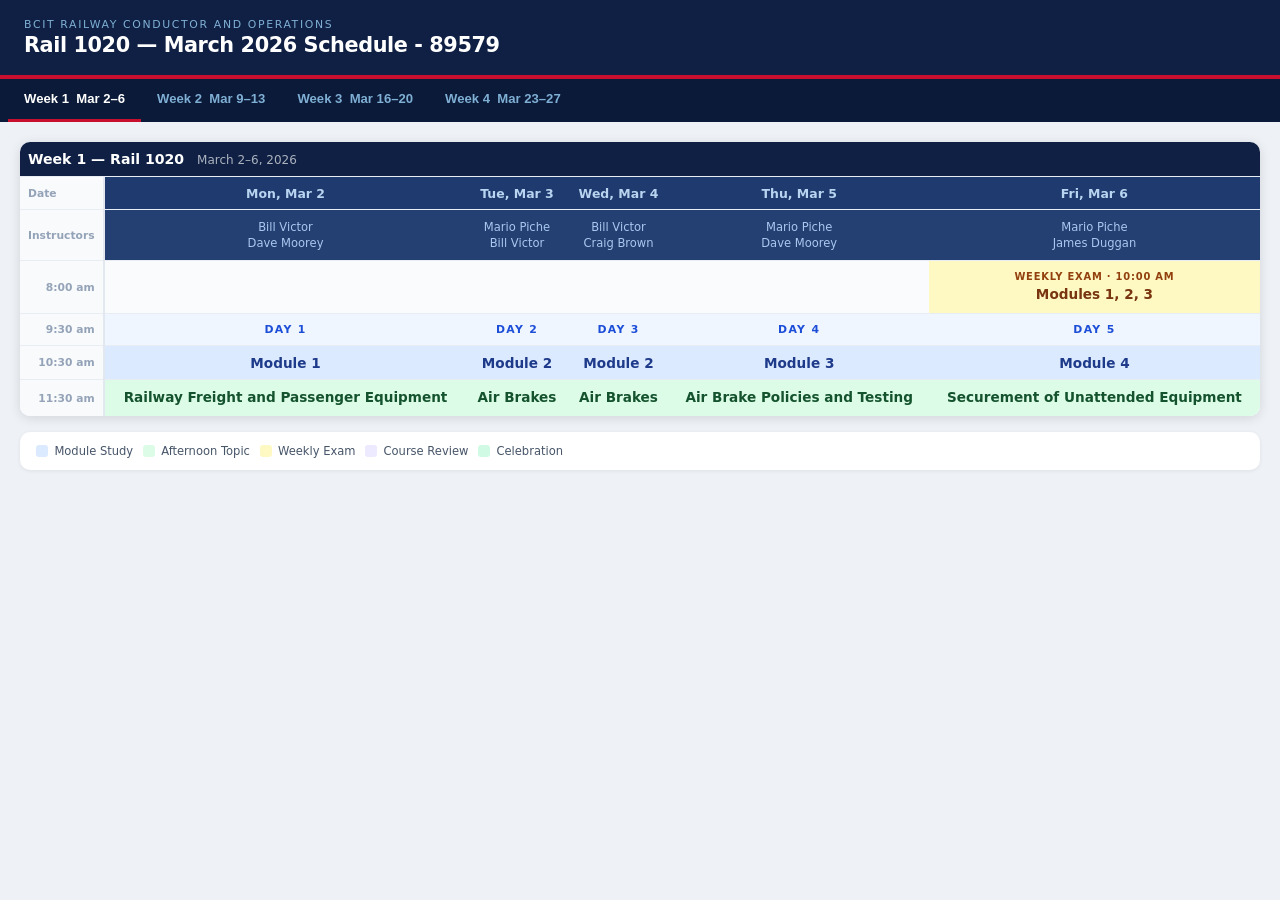
<file: schedule.html>
<!DOCTYPE html>
<html lang="en">
<head>
  <meta charset="UTF-8" />
  <meta name="viewport" content="width=device-width, initial-scale=1.0" />
  <title>Rail 1020 — March 2026 Schedule - 89579</title>
  <style>
    *, *::before, *::after { box-sizing: border-box; margin: 0; padding: 0; }

    body {
      font-family: system-ui, -apple-system, sans-serif;
      background: #eef2f7;
      color: #1a202c;
      min-height: 100vh;
    }

    /* ── Header ── */
    .site-header {
      background: #0f2044;
      color: #fff;
      padding: 1.1rem 1.5rem;
      border-bottom: 4px solid #c8102e;
    }
    .site-header .eyebrow {
      font-size: 0.68rem;
      letter-spacing: 0.15em;
      text-transform: uppercase;
      color: #7fafd4;
      margin-bottom: 0.15rem;
    }
    .site-header h1 {
      font-size: 1.3rem;
      font-weight: 700;
      letter-spacing: -0.02em;
    }

    /* ── Week tabs ── */
    .week-tabs {
      background: #0a1a38;
      display: flex;
      padding: 0 0.5rem;
      overflow-x: auto;
      scrollbar-width: none;
    }
    .week-tabs::-webkit-scrollbar { display: none; }
    .tab-btn {
      padding: 0.8rem 1rem;
      font-size: 0.82rem;
      font-weight: 600;
      color: #7fafd4;
      background: none;
      border: none;
      border-bottom: 3px solid transparent;
      cursor: pointer;
      white-space: nowrap;
      transition: color 0.15s, border-color 0.15s;
      -webkit-tap-highlight-color: transparent;
    }
    .tab-btn:hover { color: #fff; }
    .tab-btn.active { color: #fff; border-bottom-color: #c8102e; }

    /* ── Day tabs (mobile only) ── */
    .day-tabs {
      display: none;
      background: #162e58;
      padding: 0.5rem 0.75rem;
      gap: 0.4rem;
    }
    .day-btn {
      flex: 1;
      padding: 0.5rem 0.2rem;
      font-size: 0.72rem;
      font-weight: 700;
      color: #7fafd4;
      background: rgba(255,255,255,0.06);
      border: none;
      border-radius: 8px;
      cursor: pointer;
      text-align: center;
      line-height: 1.35;
      transition: background 0.15s, color 0.15s;
      -webkit-tap-highlight-color: transparent;
    }
    .day-btn .day-abbr { display: block; }
    .day-btn .day-date { display: block; font-size: 0.6rem; font-weight: 400; opacity: 0.8; }
    .day-btn.active { background: #c8102e; color: #fff; }
    .day-btn.is-today { box-shadow: 0 0 0 2px #f59e0b; }

    /* ── Content ── */
    .content { padding: 1.25rem; }
    .week-panel { display: none; }
    .week-panel.active { display: block; }

    /* ── Desktop table ── */
    .table-wrap {
      overflow-x: auto;
      border-radius: 10px;
      box-shadow: 0 2px 12px rgba(0,0,0,0.12);
    }
    .sched {
      width: 100%;
      min-width: 560px;
      border-collapse: collapse;
      background: #fff;
      font-size: 0.85rem;
    }

    /* Table header rows */
    .r-title td {
      background: #0f2044;
      color: #fff;
      font-size: 0.88rem;
      font-weight: 700;
      padding: 0.75rem 1rem;
    }
    .r-title td span { font-weight: 400; font-size: 0.75rem; opacity: 0.65; margin-left: 0.5rem; }
    .r-date td {
      background: #1e3a6e;
      color: #b8d4f0;
      font-size: 0.78rem;
      font-weight: 600;
      text-align: center;
      padding: 0.5rem 0.4rem;
    }
    .r-date td.tc { background: #0f2044; color: #7fafd4; text-align: left; font-size: 0.68rem; }
    .r-date td.is-today { background: #c8102e; color: #fff; }
    .r-inst td {
      background: #243f72;
      color: #a8c8ef;
      font-size: 0.72rem;
      text-align: center;
      padding: 0.35rem 0.4rem;
      line-height: 1.4;
      border-bottom: 3px solid #0f2044;
    }
    .r-inst td.tc { background: #1a2f58; color: #7fafd4; text-align: left; }

    /* Time column */
    .tc {
      width: 58px;
      background: #f8fafc !important;
      color: #94a3b8 !important;
      font-size: 0.67rem !important;
      font-weight: 600;
      text-align: right;
      padding: 0.35rem 0.5rem !important;
      border-right: 2px solid #e2e8f0;
      vertical-align: middle;
      white-space: nowrap;
    }

    /* Data cells */
    .sched td {
      border-bottom: 1px solid #e8edf3;
      padding: 0.55rem 0.5rem;
      vertical-align: middle;
    }
    .sched tr:last-child td { border-bottom: none; }
    .c-empty { background: #fafbfc; height: 36px; }
    .c-day   { background: #eff6ff; color: #1d4ed8; font-size: 0.68rem; font-weight: 800; letter-spacing: 0.12em; text-transform: uppercase; text-align: center; }
    .c-module{ background: #dbeafe; color: #1e3a8a; font-weight: 700; text-align: center; }
    .c-topic { background: #dcfce7; color: #14532d; font-weight: 600; text-align: center; line-height: 1.3; }
    .c-exam  { background: #fef9c3; color: #78350f; font-weight: 700; text-align: center; line-height: 1.4; }
    .c-exam small { display: block; font-size: 0.62rem; letter-spacing: 0.08em; text-transform: uppercase; color: #92400e; margin-bottom: 0.1rem; }
    .c-review   { background: #ede9fe; color: #4c1d95; font-weight: 600; text-align: center; }
    .c-celebrate{ background: #d1fae5; color: #065f46; font-weight: 700; text-align: center; }

    /* ── Mobile day cards ── */
    .day-cards { display: none; }
    .day-card  { display: none; }
    .day-card.active { display: block; }

    .card {
      background: #fff;
      border-radius: 14px;
      box-shadow: 0 2px 14px rgba(0,0,0,0.1);
      overflow: hidden;
    }
    .card-head {
      background: #0f2044;
      color: #fff;
      padding: 1rem 1.25rem;
      display: flex;
      align-items: center;
      gap: 0.8rem;
    }
    .card-badge {
      background: #c8102e;
      color: #fff;
      font-size: 0.62rem;
      font-weight: 800;
      letter-spacing: 0.1em;
      text-transform: uppercase;
      padding: 0.25rem 0.65rem;
      border-radius: 20px;
      white-space: nowrap;
    }
    .card-date-txt {
      font-size: 1rem;
      font-weight: 700;
      flex: 1;
    }
    .card-today-pill {
      background: #f59e0b;
      color: #fff;
      font-size: 0.6rem;
      font-weight: 800;
      letter-spacing: 0.08em;
      text-transform: uppercase;
      padding: 0.2rem 0.5rem;
      border-radius: 20px;
    }
    .card-inst {
      background: #1e3a6e;
      color: #a8c8ef;
      font-size: 0.8rem;
      padding: 0.5rem 1.25rem;
      border-bottom: 2px solid #0f2044;
    }
    .card-row {
      display: flex;
      align-items: stretch;
      border-bottom: 1px solid #e8edf3;
    }
    .card-row:last-child { border-bottom: none; }
    .card-time {
      width: 64px;
      flex-shrink: 0;
      background: #f8fafc;
      color: #94a3b8;
      font-size: 0.68rem;
      font-weight: 600;
      text-align: right;
      padding: 0.85rem 0.65rem;
      border-right: 2px solid #e2e8f0;
      display: flex;
      align-items: center;
      justify-content: flex-end;
    }
    .card-content {
      flex: 1;
      padding: 0.85rem 1.1rem;
      font-size: 0.95rem;
      font-weight: 600;
      display: flex;
      align-items: center;
      line-height: 1.35;
    }
    .card-row.row-exam     .card-content { background: #fef9c3; color: #78350f; }
    .card-row.row-day      .card-content { background: #eff6ff; color: #1d4ed8; font-size: 0.75rem; letter-spacing: 0.1em; text-transform: uppercase; }
    .card-row.row-module   .card-content { background: #dbeafe; color: #1e3a8a; }
    .card-row.row-topic    .card-content { background: #dcfce7; color: #14532d; }
    .card-row.row-review   .card-content { background: #ede9fe; color: #4c1d95; }
    .card-row.row-celebrate .card-content { background: #d1fae5; color: #065f46; }
    .exam-label { display: block; font-size: 0.62rem; letter-spacing: 0.1em; text-transform: uppercase; color: #92400e; margin-bottom: 0.15rem; font-weight: 700; }

    /* ── Legend ── */
    .legend {
      margin-top: 1rem;
      display: flex;
      flex-wrap: wrap;
      gap: 0.6rem;
      padding: 0.75rem 1rem;
      background: #fff;
      border-radius: 10px;
      box-shadow: 0 1px 4px rgba(0,0,0,0.07);
    }
    .legend-item { display: flex; align-items: center; gap: 0.4rem; font-size: 0.72rem; color: #475569; }
    .swatch { width: 12px; height: 12px; border-radius: 3px; flex-shrink: 0; }

    /* ── Upcoming section ── */
    .upcoming {
      margin-top: 1.5rem;
    }
    .upcoming-heading {
      font-size: 0.72rem;
      font-weight: 800;
      letter-spacing: 0.15em;
      text-transform: uppercase;
      color: #64748b;
      margin-bottom: 0.75rem;
      display: flex;
      align-items: center;
      gap: 0.75rem;
    }
    .upcoming-heading::after {
      content: '';
      flex: 1;
      height: 1px;
      background: #e2e8f0;
    }
    .upcoming-list { display: flex; flex-direction: column; gap: 0.65rem; }
    .upcoming-card {
      background: #fff;
      border-radius: 12px;
      box-shadow: 0 1px 8px rgba(0,0,0,0.09);
      display: flex;
      align-items: stretch;
      overflow: hidden;
    }
    .upcoming-datebox {
      background: #0f2044;
      color: #fff;
      display: flex;
      flex-direction: column;
      align-items: center;
      justify-content: center;
      padding: 0.85rem 1rem;
      min-width: 62px;
      text-align: center;
      flex-shrink: 0;
    }
    .upcoming-datebox .u-day   { font-size: 1.6rem; font-weight: 800; line-height: 1; }
    .upcoming-datebox .u-month { font-size: 0.58rem; letter-spacing: 0.12em; text-transform: uppercase; opacity: 0.65; margin-top: 0.2rem; }
    .upcoming-body { flex: 1; padding: 0.75rem 1.1rem; }
    .upcoming-event { font-size: 0.95rem; font-weight: 700; color: #1a202c; line-height: 1.3; }
    .upcoming-meta  { display: flex; flex-wrap: wrap; gap: 0.6rem 1.25rem; margin-top: 0.35rem; align-items: center; }
    .upcoming-time  { font-size: 0.78rem; font-weight: 700; color: #c8102e; }
    .upcoming-inst  { font-size: 0.78rem; color: #64748b; }

    /* ── Responsive ── */
    @media (max-width: 640px) {
      .site-header h1 { font-size: 1.05rem; }
      .site-header { padding: 0.9rem 1rem; }
      .content { padding: 0.75rem; }
      .day-tabs { display: flex; }
      .table-wrap { display: none; }
      .day-cards { display: block; }
    }
  </style>
</head>
<body>

<header class="site-header">
  <p class="eyebrow">BCIT Railway Conductor and Operations</p>
  <h1>Rail 1020 — March 2026 Schedule - 89579</h1>
</header>

<nav class="week-tabs" id="week-tabs"></nav>
<nav class="day-tabs"  id="day-tabs"></nav>
<main class="content"  id="root"></main>

<script>
/* ── Schedule data ── */
const WEEKS = [
  { num:1, range:"Mar 2–6", full:"March 2–6, 2026", days:[
    {n:1,  date:"Mon, Mar 2",  iso:"2026-03-02", inst:["Bill Victor","Dave Moorey"],  module:"Module 1",  topic:"Railway Freight and Passenger Equipment"},
    {n:2,  date:"Tue, Mar 3",  iso:"2026-03-03", inst:["Mario Piche","Bill Victor"],  module:"Module 2",  topic:"Air Brakes"},
    {n:3,  date:"Wed, Mar 4",  iso:"2026-03-04", inst:["Bill Victor","Craig Brown"],  module:"Module 2",  topic:"Air Brakes"},
    {n:4,  date:"Thu, Mar 5",  iso:"2026-03-05", inst:["Mario Piche","Dave Moorey"],  module:"Module 3",  topic:"Air Brake Policies and Testing"},
    {n:5,  date:"Fri, Mar 6",  iso:"2026-03-06", inst:["Mario Piche","James Duggan"], exam:"Modules 1, 2, 3", examTime:"10:00 am", module:"Module 4",  topic:"Securement of Unattended Equipment"},
  ]},
  { num:2, range:"Mar 9–13", full:"March 9–13, 2026", days:[
    {n:6,  date:"Mon, Mar 9",  iso:"2026-03-09", inst:["Vince Jones","James Duggan"], module:"Module 5",  topic:"Train Inspections and Detectors"},
    {n:7,  date:"Tue, Mar 10", iso:"2026-03-10", inst:["Mario Piche","James Duggan"], module:"Module 6",  topic:"Train Information Braking Systems (TIBS)"},
    {n:8,  date:"Wed, Mar 11", iso:"2026-03-11", inst:["Bill Victor","James Duggan"], module:"Module 7",  topic:"Train Marshalling"},
    {n:9,  date:"Thu, Mar 12", iso:"2026-03-12", inst:["Mario Piche","Dave Moorey"],  module:"Module 7",  topic:"Train Marshalling"},
    {n:10, date:"Fri, Mar 13", iso:"2026-03-13", inst:["Mario Piche","Dave Moorey"],  exam:"Modules 4, 5, 6, 7", examTime:"11:00 am", module:"Module 8",  topic:"Transportation of Dangerous Goods Level 3"},
  ]},
  { num:3, range:"Mar 16–20", full:"March 16–20, 2026", days:[
    {n:11, date:"Mon, Mar 16", iso:"2026-03-16", inst:["Mario Piche","Bill Victor"],  module:"Module 9",  topic:"Radio Equipment and Procedures"},
    {n:12, date:"Tue, Mar 17", iso:"2026-03-17", inst:["Mario Piche","Dave Morrey"],  module:"Module 10", topic:"Dimensional Traffic"},
    {n:13, date:"Wed, Mar 18", iso:"2026-03-18", inst:["Bill Victor","Craig Brown"],  module:"Module 11", topic:"Passenger Train Safety"},
    {n:14, date:"Thu, Mar 19", iso:"2026-03-19", inst:["Mario Piche","Craig Brown"],  module:"Module 12", topic:"Railway Technology and PTC Systems"},
    {n:15, date:"Fri, Mar 20", iso:"2026-03-20", inst:["Craig Brown","Rob Bahia"],    exam:"Modules 8, 9, 10, 11, 12", examTime:"8:00 am", module:"Module 14", topic:"Switching"},
  ]},
  { num:4, range:"Mar 23–27", full:"March 23–27, 2026", days:[
    {n:16, date:"Mon, Mar 23", iso:"2026-03-23", inst:["Bill Victor","Rob Bahia"],    module:"Module 15", topic:"Accident Handling and Investigation"},
    {n:17, date:"Tue, Mar 24", iso:"2026-03-24", inst:["Mario Piche","Rob Bahia"],    module:"Module 16", topic:"Crew Resource Management"},
    {n:18, date:"Wed, Mar 25", iso:"2026-03-25", inst:["Mario Piche","Bill Victor"],  module:"Module 17", topic:"Track"},
    {n:19, date:"Thu, Mar 26", iso:"2026-03-26", inst:["Curtis Kobsey"],              module:"Module 13", topic:"Railway Operations and Management"},
    {n:20, date:"Fri, Mar 27", iso:"2026-03-27", inst:["Mario Piche","Vince Jones"],  exam:"Modules 13, 14, 15, 16, 17", examTime:"11:30 am",
      special:["Final Marks and Course Review","Celebration and Certificates"]},
  ]},
];

const UPCOMING = [
  { event:"Trades Discovery",                        day:30, month:"Mar", time:"07:30", inst:["Bill Victor","James Duggan"] },
  { event:"Trades Discovery",                        day:1,  month:"Apr", time:"07:30", inst:["James Duggan"] },
  { event:"Program Advisory Committee (PAC) Meeting",day:8,  month:"Apr", time:"09:00", inst:[] },
];

const DAY_ABBR = ['Mon','Tue','Wed','Thu','Fri'];
const todayISO = new Date().toLocaleDateString('en-CA');

let curWeek = 1;
let curDay  = 0;

/* ── Helpers ── */
function findTodayWeek() {
  for (let wi = 0; wi < WEEKS.length; wi++)
    for (let di = 0; di < WEEKS[wi].days.length; di++)
      if (WEEKS[wi].days[di].iso === todayISO) return { wi, di };
  return null;
}

/* ── Render week tabs ── */
function buildWeekTabs() {
  document.getElementById('week-tabs').innerHTML = WEEKS.map(w =>
    `<button class="tab-btn${curWeek===w.num?' active':''}" onclick="selectWeek(${w.num})">
      Week ${w.num}&nbsp; ${w.range}
    </button>`
  ).join('');
}

/* ── Render day tabs (mobile) ── */
function buildDayTabs() {
  const w = WEEKS[curWeek - 1];
  document.getElementById('day-tabs').innerHTML = w.days.map((d, i) =>
    `<button class="day-btn${curDay===i?' active':''}${d.iso===todayISO?' is-today':''}" onclick="selectDay(${i})">
      <span class="day-abbr">${DAY_ABBR[i]}</span>
      <span class="day-date">${d.date.split(' ').slice(-1)[0]}</span>
    </button>`
  ).join('');
}

/* ── Desktop table ── */
function renderTable(w) {
  const cols = d => {
    const isToday = d.iso === todayISO;
    return { isToday };
  };

  const dateRow  = w.days.map(d => `<td class="${d.iso===todayISO?'is-today':''}">${d.date}</td>`).join('');
  const instRow  = w.days.map(d => `<td>${d.inst.join('<br>')}</td>`).join('');
  const examRow  = w.days.map(d => d.exam
    ? `<td class="c-exam"><small>Weekly Exam${d.examTime ? ' · ' + d.examTime : ''}</small>${d.exam}</td>`
    : `<td class="c-empty"></td>`).join('');
  const dayRow   = w.days.map(d => `<td class="c-day">DAY ${d.n}</td>`).join('');
  const modRow   = w.days.map(d =>
    d.module  ? `<td class="c-module">${d.module}</td>` :
    d.special ? `<td class="c-review">${d.special[0]}</td>` :
                `<td class="c-empty"></td>`).join('');
  const topicRow = w.days.map(d =>
    d.topic   ? `<td class="c-topic">${d.topic}</td>` :
    d.special ? `<td class="c-celebrate">${d.special[1]}</td>` :
                `<td class="c-empty"></td>`).join('');

  return `<div class="table-wrap"><table class="sched">
    <tr class="r-title"><td colspan="6">Week ${w.num} — Rail 1020 <span>${w.full}</span></td></tr>
    <tr class="r-date"><td class="tc">Date</td>${dateRow}</tr>
    <tr class="r-inst"><td class="tc">Instructors</td>${instRow}</tr>
    <tr><td class="tc">8:00 am</td>${examRow}</tr>
    <tr><td class="tc">9:30 am</td>${dayRow}</tr>
    <tr><td class="tc">10:30 am</td>${modRow}</tr>
    <tr><td class="tc">11:30 am</td>${topicRow}</tr>
  </table></div>`;
}

/* ── Mobile cards ── */
function renderCards(w) {
  return `<div class="day-cards">${w.days.map((d, i) => {
    const active  = curDay === i ? ' active' : '';
    const isToday = d.iso === todayISO;
    let rows = '';

    if (d.exam) {
      rows += `<div class="card-row row-exam">
        <div class="card-time">8:00</div>
        <div class="card-content"><div><span class="exam-label">Weekly Exam${d.examTime ? ' · ' + d.examTime : ''}</span>${d.exam}</div></div>
      </div>`;
    }

    rows += `<div class="card-row row-day">
      <div class="card-time">9:30</div>
      <div class="card-content">DAY ${d.n}</div>
    </div>`;

    if (d.special) {
      rows += `<div class="card-row row-review">
        <div class="card-time">9:30</div>
        <div class="card-content">${d.special[0]}</div>
      </div>
      <div class="card-row row-celebrate">
        <div class="card-time">12:00</div>
        <div class="card-content">${d.special[1]}</div>
      </div>`;
    } else {
      if (d.module) rows += `<div class="card-row row-module">
        <div class="card-time">10:30</div>
        <div class="card-content">${d.module}</div>
      </div>`;
      if (d.topic) rows += `<div class="card-row row-topic">
        <div class="card-time">11:30</div>
        <div class="card-content">${d.topic}</div>
      </div>`;
    }

    return `<div class="day-card${active}">
      <div class="card">
        <div class="card-head">
          <span class="card-badge">DAY ${d.n}</span>
          <span class="card-date-txt">${d.date}</span>
          ${isToday ? '<span class="card-today-pill">Today</span>' : ''}
        </div>
        <div class="card-inst">${d.inst.join(' &nbsp;·&nbsp; ')}</div>
        <div>${rows}</div>
      </div>
    </div>`;
  }).join('')}</div>`;
}

/* ── Legend ── */
const LEGEND_HTML = `<div class="legend">
  <div class="legend-item"><div class="swatch" style="background:#dbeafe"></div> Module Study</div>
  <div class="legend-item"><div class="swatch" style="background:#dcfce7"></div> Afternoon Topic</div>
  <div class="legend-item"><div class="swatch" style="background:#fef9c3"></div> Weekly Exam</div>
  <div class="legend-item"><div class="swatch" style="background:#ede9fe"></div> Course Review</div>
  <div class="legend-item"><div class="swatch" style="background:#d1fae5"></div> Celebration</div>
</div>`;

/* ── Upcoming events ── */
function renderUpcoming() {
  const cards = UPCOMING.map(e => {
    const instHtml = e.inst.length
      ? `<span class="upcoming-inst">${e.inst.join(' · ')}</span>`
      : '';
    return `<div class="upcoming-card">
      <div class="upcoming-datebox">
        <span class="u-day">${e.day}</span>
        <span class="u-month">${e.month}</span>
      </div>
      <div class="upcoming-body">
        <div class="upcoming-event">${e.event}</div>
        <div class="upcoming-meta">
          <span class="upcoming-time">${e.time}</span>
          ${instHtml}
        </div>
      </div>
    </div>`;
  }).join('');
  return `<div class="upcoming">
    <div class="upcoming-heading">Upcoming</div>
    <div class="upcoming-list">${cards}</div>
  </div>`;
}

/* ── Full render ── */
function render() {
  document.getElementById('root').innerHTML =
    WEEKS.map(w => `<section class="week-panel${w.num===curWeek?' active':''}" id="week-${w.num}">
      ${renderTable(w)}${renderCards(w)}
    </section>`).join('') + LEGEND_HTML;
  buildWeekTabs();
  buildDayTabs();
}

/* ── Actions ── */
function selectWeek(n) {
  curWeek = n;
  curDay = 0;
  const wi = WEEKS.findIndex(w => w.num === n);
  const di = WEEKS[wi].days.findIndex(d => d.iso === todayISO);
  if (di >= 0) curDay = di;
  render();
  window.scrollTo({ top: 0, behavior: 'smooth' });
}

function selectDay(i) {
  curDay = i;
  buildDayTabs();
  document.querySelectorAll('#week-' + curWeek + ' .day-card').forEach((el, idx) => {
    el.classList.toggle('active', idx === i);
  });
}

/* ── Init ── */
const todayPos = findTodayWeek();
if (todayPos) { curWeek = WEEKS[todayPos.wi].num; curDay = todayPos.di; }
render();
</script>

</body>
</html>
</file>
<file: styles.css>
*, *::before, *::after {
  box-sizing: border-box;
  margin: 0;
  padding: 0;
}

body {
  font-family: system-ui, sans-serif;
  min-height: 100vh;
  display: flex;
  flex-direction: column;
  color: #1a1a1a;
  background: #ffffff;
}

header {
  padding: 2rem;
  border-bottom: 1px solid #e5e5e5;
}

main {
  flex: 1;
  padding: 2rem;
}

.schedule-link {
  display: inline-block;
  margin-top: 1rem;
  padding: 0.6rem 1.25rem;
  background: #0f2044;
  color: #fff;
  text-decoration: none;
  border-radius: 6px;
  font-weight: 600;
  font-size: 0.9rem;
}
.schedule-link:hover { background: #1e3a6e; }

footer {
  padding: 1rem 2rem;
  border-top: 1px solid #e5e5e5;
  font-size: 0.875rem;
  color: #666;
}
</file>
